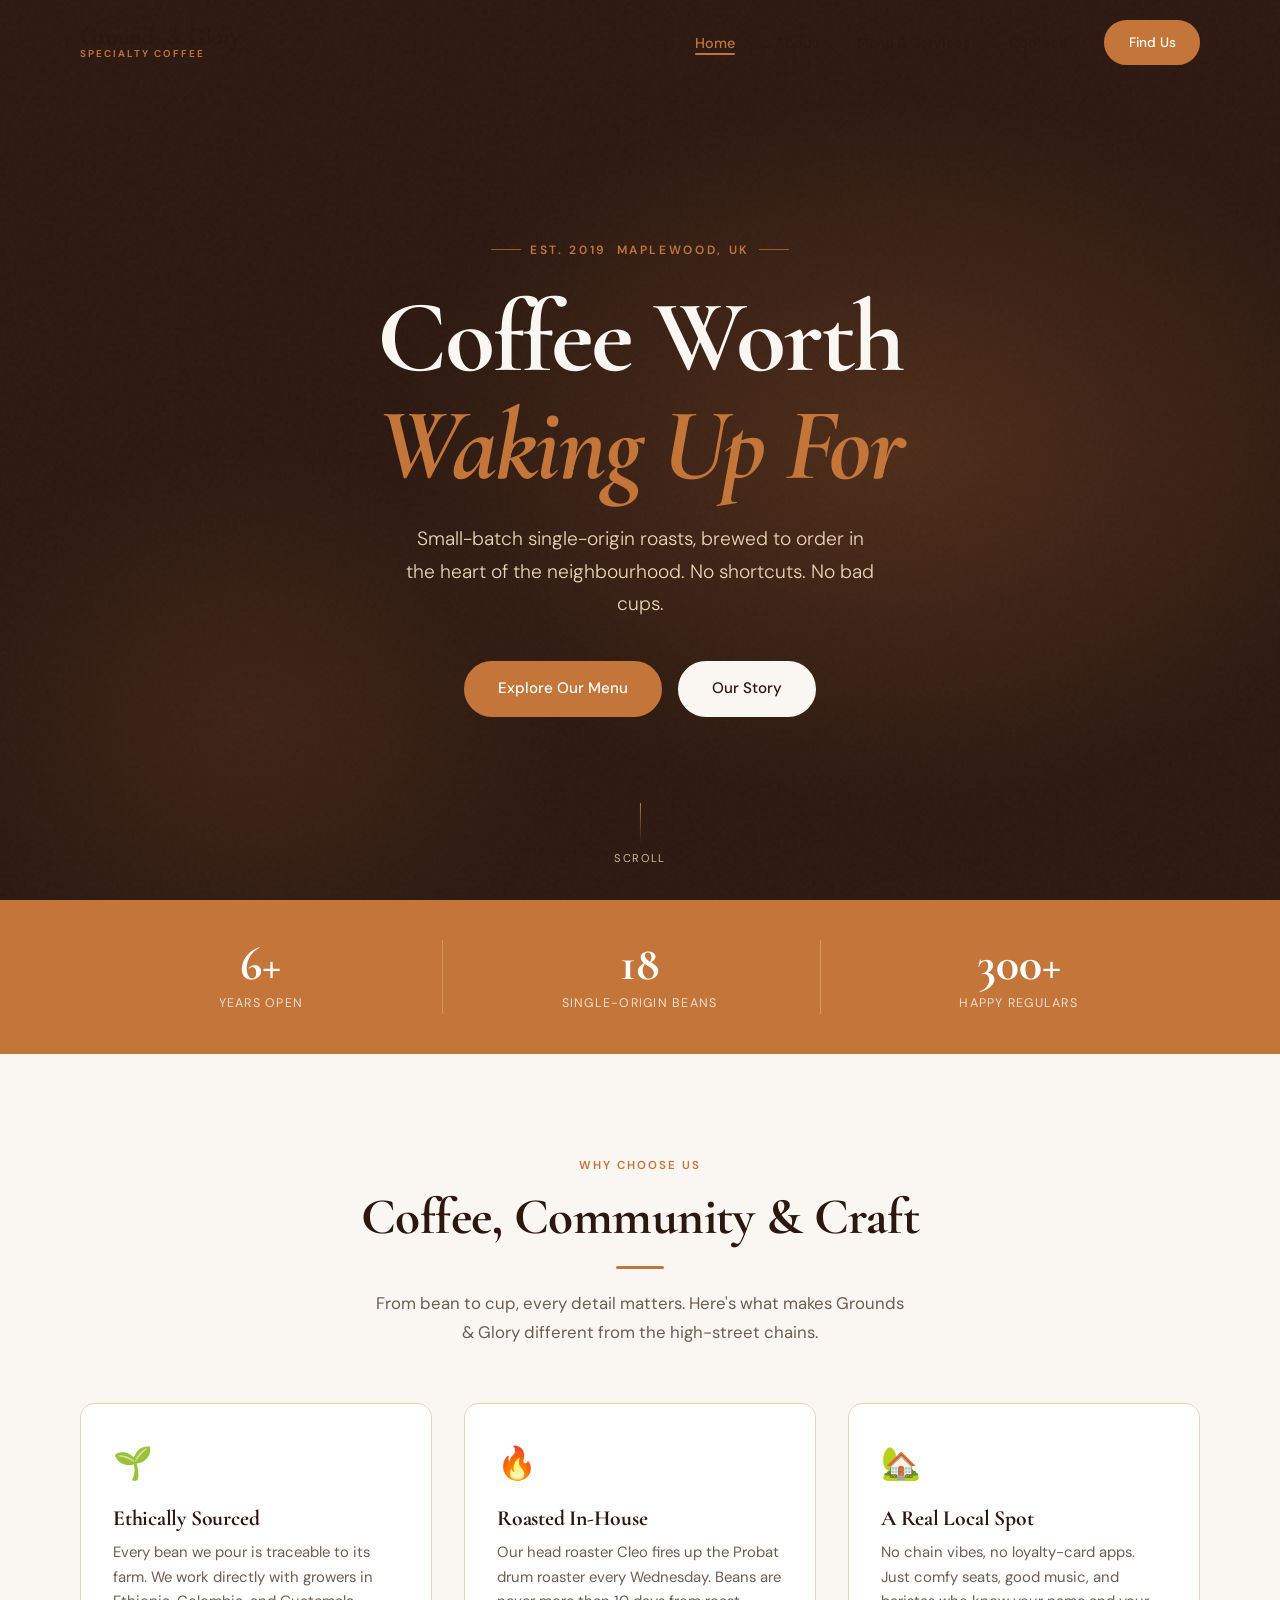
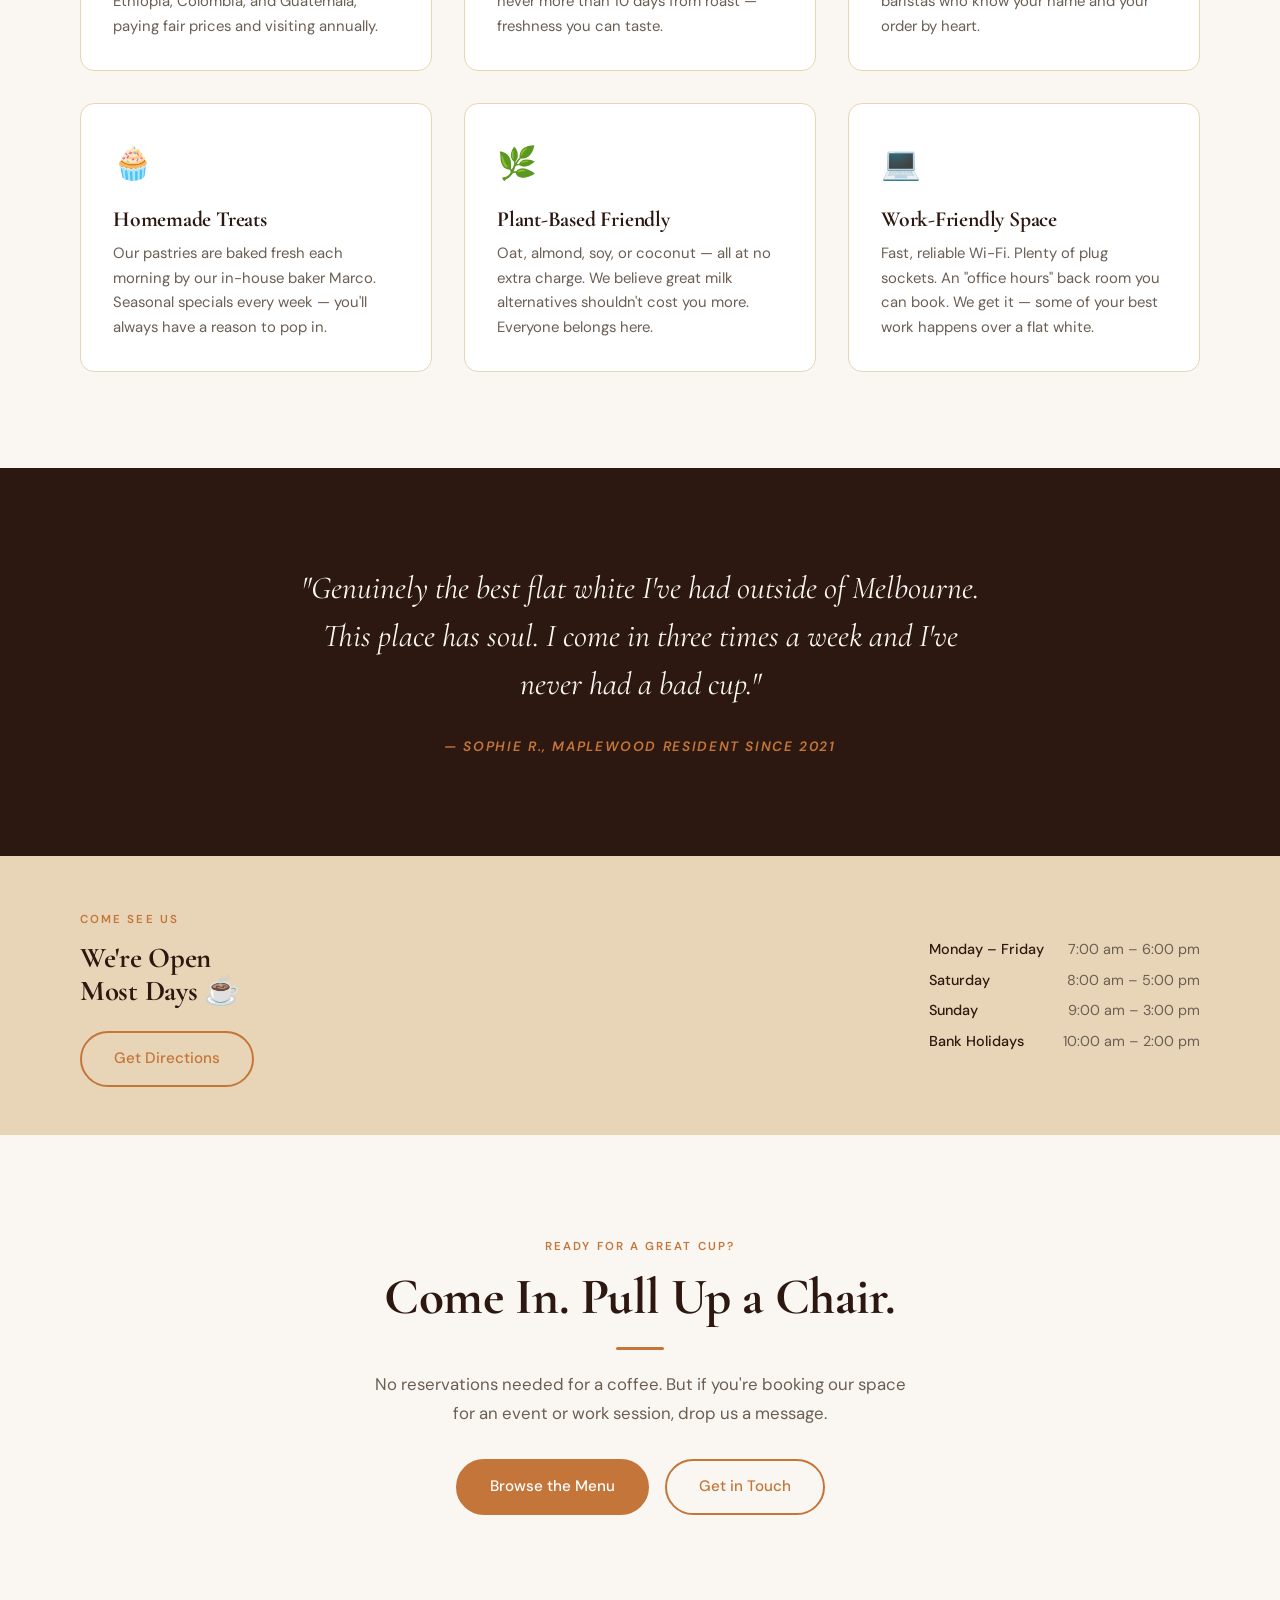
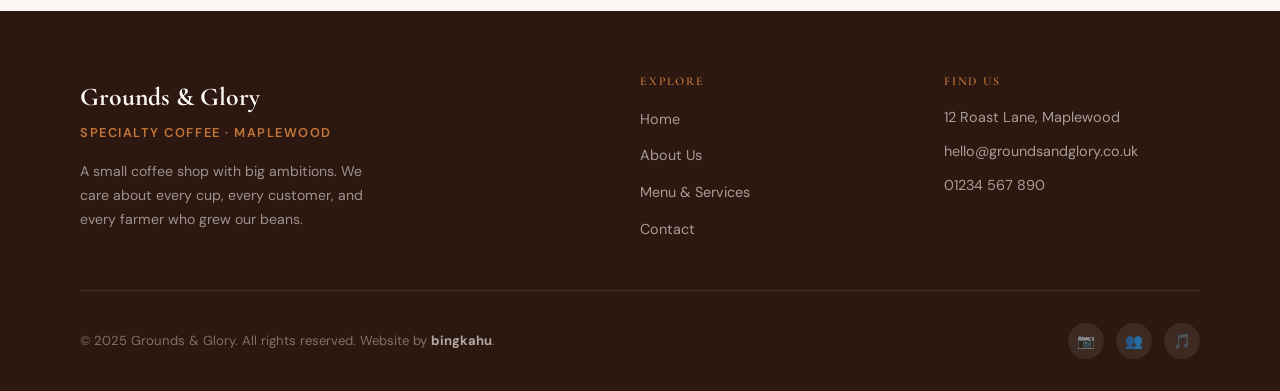
<file: index.html>
<!DOCTYPE html>
<html lang="en">
<head>
  <meta charset="UTF-8" />
  <meta name="viewport" content="width=device-width, initial-scale=1.0" />
  <title>Grounds & Glory — Specialty Coffee, Roasted with Soul</title>
  <meta name="description" content="Grounds & Glory is a small-batch specialty coffee shop in the heart of Maplewood. Fresh roasts, warm vibes, and coffee made the right way." />
  <link rel="stylesheet" href="css/style.css" />
  <!-- Favicon placeholder -->
  <link rel="icon" href="data:image/svg+xml,<svg xmlns='http://www.w3.org/2000/svg' viewBox='0 0 100 100'><text y='.9em' font-size='90'>☕</text></svg>" />
</head>
<body>

  <!-- ══════════════════════════════════════════════
       NAVIGATION
  ══════════════════════════════════════════════ -->
  <nav class="nav" role="navigation" aria-label="Main navigation">
    <div class="container">
      <div class="nav__inner">

        <!-- Logo -->
        <a href="index.html" class="nav__logo" aria-label="Grounds & Glory home">
          <span class="nav__logo-name">Grounds &amp; Glory</span>
          <span class="nav__logo-tag">Specialty Coffee</span>
        </a>

        <!-- Mobile toggle -->
        <button class="nav__toggle" aria-label="Toggle menu" aria-expanded="false">
          <span></span><span></span><span></span>
        </button>

        <!-- Links -->
        <ul class="nav__links" role="list">
          <li><a href="index.html"    class="nav__link">Home</a></li>
          <li><a href="about.html"    class="nav__link">About</a></li>
          <li><a href="services.html" class="nav__link">Menu &amp; Services</a></li>
          <li><a href="contact.html"  class="nav__link">Contact</a></li>
          <li><a href="contact.html"  class="btn btn-primary nav__cta">Find Us</a></li>
        </ul>

      </div>
    </div>
  </nav>

  <main>

    <!-- ══════════════════════════════════════════════
         HERO
    ══════════════════════════════════════════════ -->
    <section class="hero" aria-label="Hero">
      <div class="container">
        <div class="hero__inner">

          <div class="hero__eyebrow">
            <span>Est. 2019</span>
            <span>Maplewood, UK</span>
          </div>

          <h1 class="hero__title">
            Coffee Worth<br /><em>Waking Up For</em>
          </h1>

          <p class="hero__subtitle">
            Small-batch single-origin roasts, brewed to order in the heart of the neighbourhood. No shortcuts. No bad cups.
          </p>

          <div class="hero__actions">
            <a href="services.html" class="btn btn-primary">Explore Our Menu</a>
            <a href="about.html"    class="btn btn-cream">Our Story</a>
          </div>

        </div>
      </div>

      <!-- Animated scroll indicator -->
      <div class="hero__scroll" aria-hidden="true">
        <div class="hero__scroll-line"></div>
        <span>Scroll</span>
      </div>
    </section>

    <!-- ══════════════════════════════════════════════
         STATS STRIP
    ══════════════════════════════════════════════ -->
    <section class="stats" aria-label="Quick facts">
      <div class="container">
        <div class="stats__grid">
          <div class="stats__item">
            <div class="stats__num">6+</div>
            <div class="stats__desc">Years Open</div>
          </div>
          <div class="stats__item">
            <div class="stats__num">18</div>
            <div class="stats__desc">Single-Origin Beans</div>
          </div>
          <div class="stats__item">
            <div class="stats__num">300+</div>
            <div class="stats__desc">Happy Regulars</div>
          </div>
        </div>
      </div>
    </section>

    <!-- ══════════════════════════════════════════════
         WHY US — FEATURES
    ══════════════════════════════════════════════ -->
    <section class="section" aria-labelledby="features-heading">
      <div class="container">

        <div class="text-center">
          <span class="section-label">Why choose us</span>
          <h2 class="section-title" id="features-heading">
            Coffee, Community &amp; Craft
          </h2>
          <div class="divider divider--center"></div>
          <p class="section-subtitle" style="margin-inline:auto">
            From bean to cup, every detail matters. Here's what makes Grounds &amp; Glory different from the high-street chains.
          </p>
        </div>

        <div class="features__grid">

          <div class="feature-card">
            <div class="feature-card__icon">🌱</div>
            <h3 class="feature-card__title">Ethically Sourced</h3>
            <p class="feature-card__text">Every bean we pour is traceable to its farm. We work directly with growers in Ethiopia, Colombia, and Guatemala, paying fair prices and visiting annually.</p>
          </div>

          <div class="feature-card">
            <div class="feature-card__icon">🔥</div>
            <h3 class="feature-card__title">Roasted In-House</h3>
            <p class="feature-card__text">Our head roaster Cleo fires up the Probat drum roaster every Wednesday. Beans are never more than 10 days from roast — freshness you can taste.</p>
          </div>

          <div class="feature-card">
            <div class="feature-card__icon">🏡</div>
            <h3 class="feature-card__title">A Real Local Spot</h3>
            <p class="feature-card__text">No chain vibes, no loyalty-card apps. Just comfy seats, good music, and baristas who know your name and your order by heart.</p>
          </div>

          <div class="feature-card">
            <div class="feature-card__icon">🧁</div>
            <h3 class="feature-card__title">Homemade Treats</h3>
            <p class="feature-card__text">Our pastries are baked fresh each morning by our in-house baker Marco. Seasonal specials every week — you'll always have a reason to pop in.</p>
          </div>

          <div class="feature-card">
            <div class="feature-card__icon">🌿</div>
            <h3 class="feature-card__title">Plant-Based Friendly</h3>
            <p class="feature-card__text">Oat, almond, soy, or coconut — all at no extra charge. We believe great milk alternatives shouldn't cost you more. Everyone belongs here.</p>
          </div>

          <div class="feature-card">
            <div class="feature-card__icon">💻</div>
            <h3 class="feature-card__title">Work-Friendly Space</h3>
            <p class="feature-card__text">Fast, reliable Wi-Fi. Plenty of plug sockets. An "office hours" back room you can book. We get it — some of your best work happens over a flat white.</p>
          </div>

        </div>
      </div>
    </section>

    <!-- ══════════════════════════════════════════════
         TESTIMONIAL
    ══════════════════════════════════════════════ -->
    <section class="section section--dark" aria-label="Customer testimonial">
      <div class="container">
        <blockquote class="testimonial">
          <p class="testimonial__quote">
            "Genuinely the best flat white I've had outside of Melbourne. This place has soul. I come in three times a week and I've never had a bad cup."
          </p>
          <cite class="testimonial__author">— Sophie R., Maplewood resident since 2021</cite>
        </blockquote>
      </div>
    </section>

    <!-- ══════════════════════════════════════════════
         OPENING HOURS STRIP
    ══════════════════════════════════════════════ -->
    <section class="hours-strip" aria-label="Opening hours">
      <div class="container">
        <div class="hours-strip__inner">

          <div>
            <span class="section-label">Come see us</span>
            <h2 class="hours-strip__heading">We're Open<br />Most Days ☕</h2>
            <a href="contact.html" class="btn btn-outline" style="margin-top:1.5rem">Get Directions</a>
          </div>

          <div class="hours-strip__table" aria-label="Opening hours table">
            <div class="hours-strip__row"><span class="hours-strip__day">Monday – Friday</span><span class="hours-strip__time">7:00 am – 6:00 pm</span></div>
            <div class="hours-strip__row"><span class="hours-strip__day">Saturday</span><span class="hours-strip__time">8:00 am – 5:00 pm</span></div>
            <div class="hours-strip__row"><span class="hours-strip__day">Sunday</span><span class="hours-strip__time">9:00 am – 3:00 pm</span></div>
            <div class="hours-strip__row"><span class="hours-strip__day">Bank Holidays</span><span class="hours-strip__time">10:00 am – 2:00 pm</span></div>
          </div>

        </div>
      </div>
    </section>

    <!-- ══════════════════════════════════════════════
         CTA BANNER
    ══════════════════════════════════════════════ -->
    <section class="section" aria-label="Call to action">
      <div class="container text-center">
        <span class="section-label">Ready for a great cup?</span>
        <h2 class="section-title">Come In. Pull Up a Chair.</h2>
        <div class="divider divider--center"></div>
        <p class="section-subtitle" style="margin-inline:auto;margin-bottom:2rem">
          No reservations needed for a coffee. But if you're booking our space for an event or work session, drop us a message.
        </p>
        <div style="display:flex;gap:1rem;justify-content:center;flex-wrap:wrap">
          <a href="services.html" class="btn btn-primary">Browse the Menu</a>
          <a href="contact.html"  class="btn btn-outline">Get in Touch</a>
        </div>
      </div>
    </section>

  </main>

  <!-- ══════════════════════════════════════════════
       FOOTER
  ══════════════════════════════════════════════ -->
  <footer class="footer" role="contentinfo">
    <div class="container">
      <div class="footer__top">

        <!-- Brand col -->
        <div class="footer__about-col">
          <span class="footer__logo-name">Grounds &amp; Glory</span>
          <span class="footer__tagline">Specialty Coffee · Maplewood</span>
          <p class="footer__about">A small coffee shop with big ambitions. We care about every cup, every customer, and every farmer who grew our beans.</p>
        </div>

        <!-- Quick links -->
        <div>
          <h3 class="footer__col-title">Explore</h3>
          <ul class="footer__links" role="list">
            <li><a href="index.html"    class="footer__link">Home</a></li>
            <li><a href="about.html"    class="footer__link">About Us</a></li>
            <li><a href="services.html" class="footer__link">Menu &amp; Services</a></li>
            <li><a href="contact.html"  class="footer__link">Contact</a></li>
          </ul>
        </div>

        <!-- Contact info -->
        <div>
          <h3 class="footer__col-title">Find Us</h3>
          <ul class="footer__links" role="list">
            <li class="footer__link">12 Roast Lane, Maplewood</li>
            <li class="footer__link">hello@groundsandglory.co.uk</li>
            <li class="footer__link">01234 567 890</li>
          </ul>
        </div>

      </div>

      <div class="footer__bottom">
        <p class="footer__copy">© 2025 Grounds &amp; Glory. All rights reserved. Website by <strong style="color:rgba(250,247,242,0.65)">bingkahu</strong>.</p>
        <div class="footer__socials" aria-label="Social media links">
          <a href="#" class="social-btn" aria-label="Instagram">📷</a>
          <a href="#" class="social-btn" aria-label="Facebook">👥</a>
          <a href="#" class="social-btn" aria-label="TikTok">🎵</a>
        </div>
      </div>
    </div>
  </footer>

  <script src="js/main.js"></script>
</body>
</html>
</file>
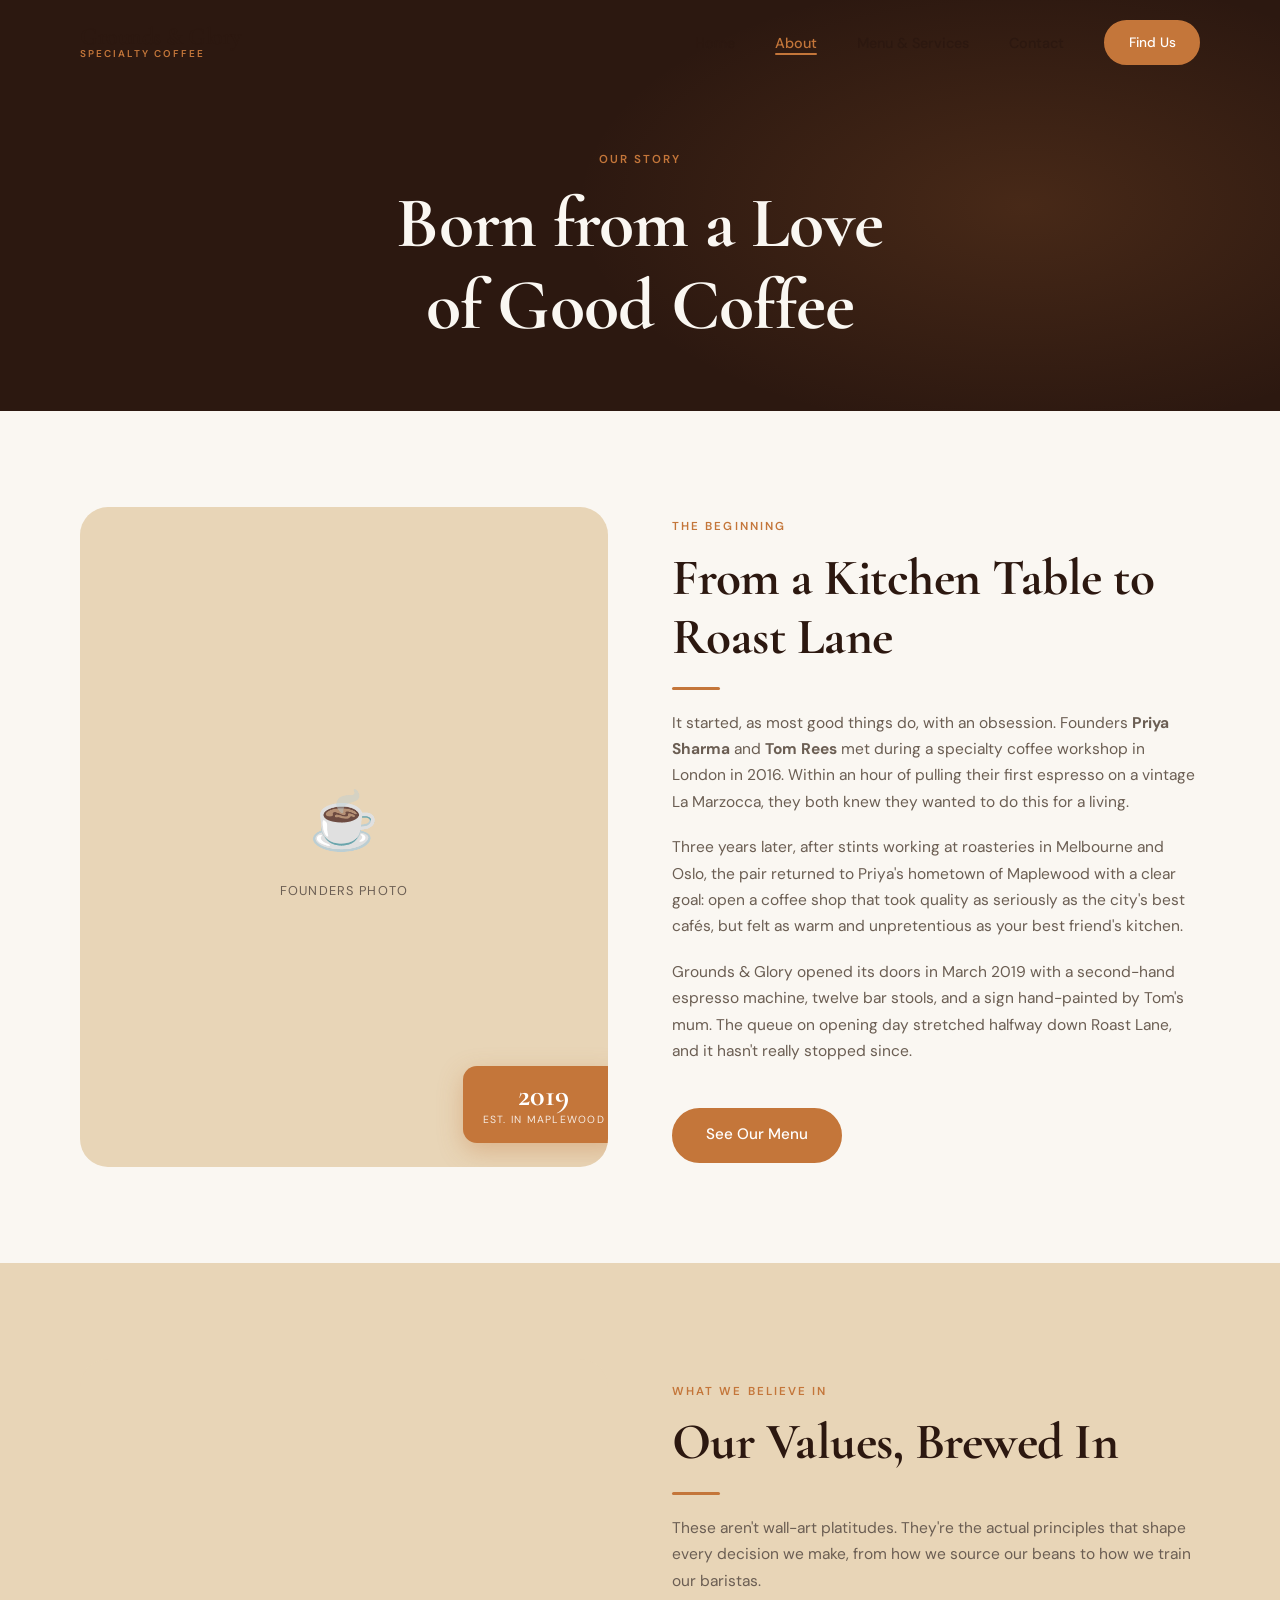
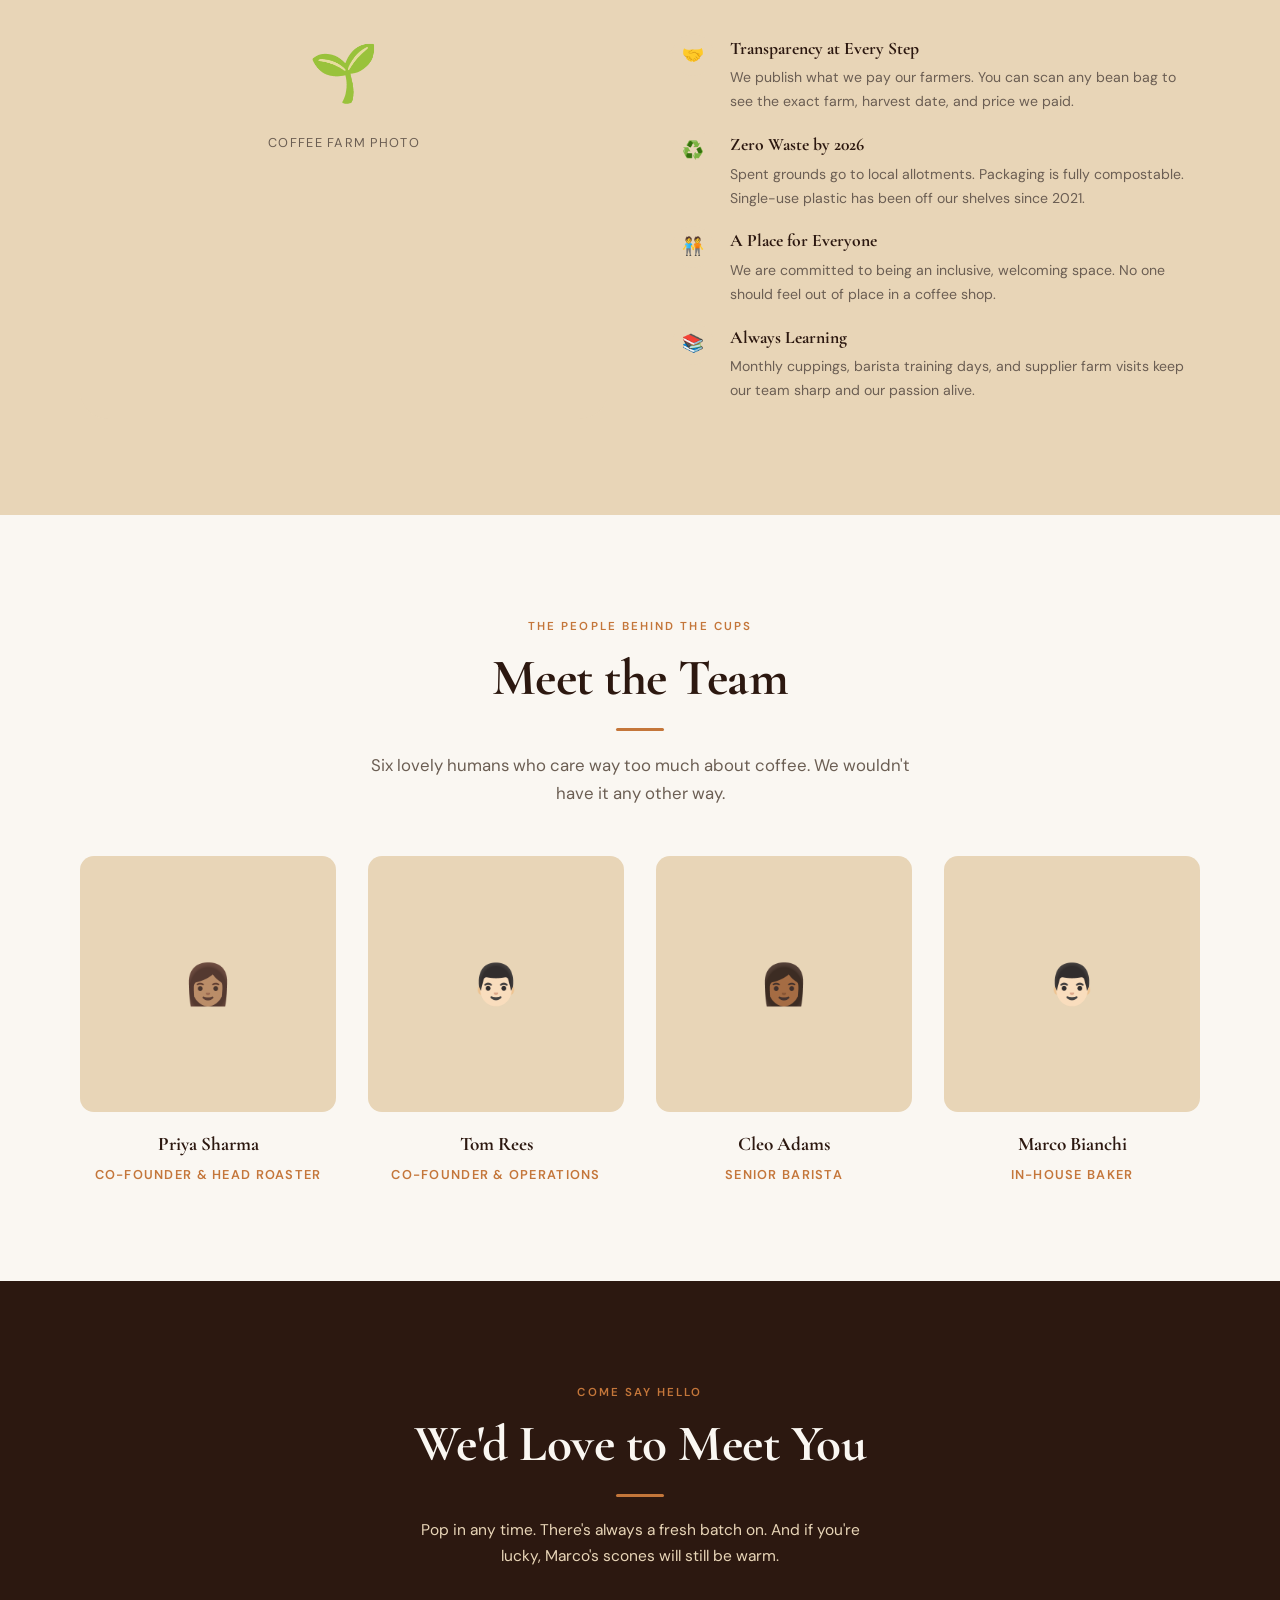
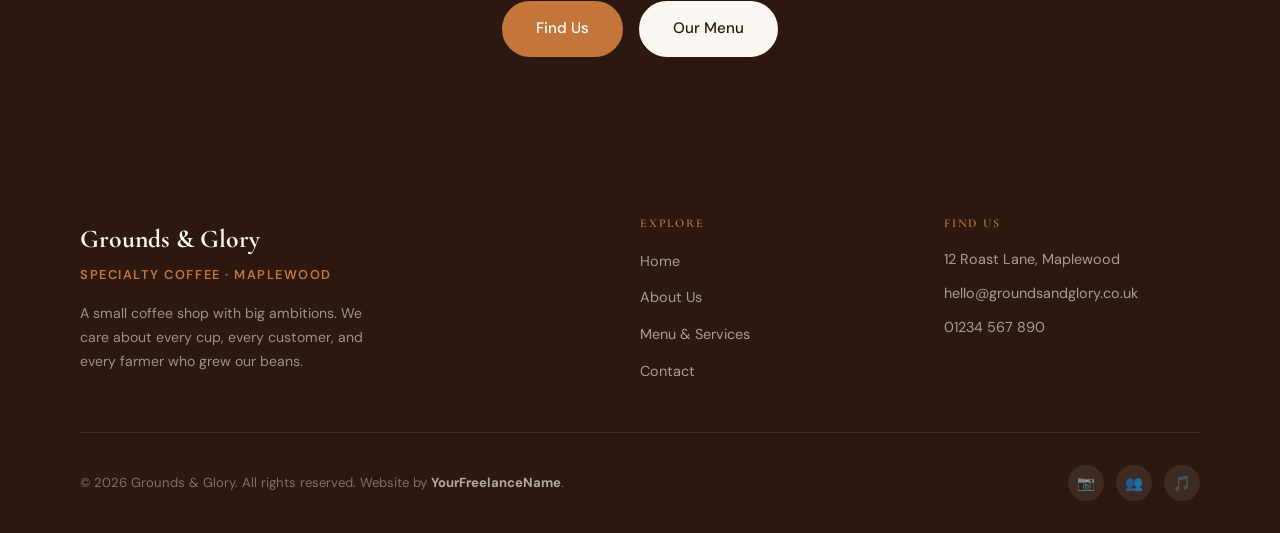
<file: about.html>
<!DOCTYPE html>
<html lang="en">
<head>
  <meta charset="UTF-8" />
  <meta name="viewport" content="width=device-width, initial-scale=1.0" />
  <title>About Us — Grounds & Glory Coffee Shop</title>
  <meta name="description" content="The story behind Grounds & Glory — how a love of coffee and community turned into Maplewood's favourite local café." />
  <link rel="stylesheet" href="css/style.css" />
  <link rel="icon" href="data:image/svg+xml,<svg xmlns='http://www.w3.org/2000/svg' viewBox='0 0 100 100'><text y='.9em' font-size='90'>☕</text></svg>" />
</head>
<body>

  <!-- ══════════════════════════════════════════════
       NAVIGATION
  ══════════════════════════════════════════════ -->
  <nav class="nav scrolled" role="navigation" aria-label="Main navigation">
    <div class="container">
      <div class="nav__inner">
        <a href="index.html" class="nav__logo" aria-label="Grounds & Glory home">
          <span class="nav__logo-name">Grounds &amp; Glory</span>
          <span class="nav__logo-tag">Specialty Coffee</span>
        </a>
        <button class="nav__toggle" aria-label="Toggle menu" aria-expanded="false">
          <span></span><span></span><span></span>
        </button>
        <ul class="nav__links" role="list">
          <li><a href="index.html"    class="nav__link">Home</a></li>
          <li><a href="about.html"    class="nav__link">About</a></li>
          <li><a href="services.html" class="nav__link">Menu &amp; Services</a></li>
          <li><a href="contact.html"  class="nav__link">Contact</a></li>
          <li><a href="contact.html"  class="btn btn-primary nav__cta">Find Us</a></li>
        </ul>
      </div>
    </div>
  </nav>

  <main>

    <!-- ══════════════════════════════════════════════
         PAGE HERO
    ══════════════════════════════════════════════ -->
    <section class="page-hero" aria-label="Page header">
      <div class="container">
        <span class="section-label page-hero__label">Our story</span>
        <h1 class="page-hero__title">Born from a Love<br />of Good Coffee</h1>
      </div>
    </section>

    <!-- ══════════════════════════════════════════════
         FOUNDERS STORY
    ══════════════════════════════════════════════ -->
    <section class="section" aria-labelledby="story-heading">
      <div class="container">
        <div class="about-split">

          <!-- Photo -->
          <div class="about-photo">
            <div class="photo-placeholder">
              <div class="photo-placeholder__icon">☕</div>
              <div class="photo-placeholder__text">Founders Photo</div>
            </div>
            <!-- Floating badge -->
            <div class="about-photo__badge">
              <div class="about-photo__badge-num">2019</div>
              <div class="about-photo__badge-text">Est. in Maplewood</div>
            </div>
          </div>

          <!-- Story text -->
          <div class="about-content">
            <span class="section-label">The beginning</span>
            <h2 class="section-title" id="story-heading">From a Kitchen Table to Roast Lane</h2>
            <div class="divider"></div>

            <p>It started, as most good things do, with an obsession. Founders <strong>Priya Sharma</strong> and <strong>Tom Rees</strong> met during a specialty coffee workshop in London in 2016. Within an hour of pulling their first espresso on a vintage La Marzocca, they both knew they wanted to do this for a living.</p>

            <p>Three years later, after stints working at roasteries in Melbourne and Oslo, the pair returned to Priya's hometown of Maplewood with a clear goal: open a coffee shop that took quality as seriously as the city's best cafés, but felt as warm and unpretentious as your best friend's kitchen.</p>

            <p>Grounds &amp; Glory opened its doors in March 2019 with a second-hand espresso machine, twelve bar stools, and a sign hand-painted by Tom's mum. The queue on opening day stretched halfway down Roast Lane, and it hasn't really stopped since.</p>

            <a href="services.html" class="btn btn-primary" style="margin-top:1.5rem">See Our Menu</a>
          </div>

        </div>
      </div>
    </section>

    <!-- ══════════════════════════════════════════════
         VALUES
    ══════════════════════════════════════════════ -->
    <section class="section section--tinted" aria-labelledby="values-heading">
      <div class="container">
        <div class="about-split about-split--reverse">

          <!-- Values list -->
          <div class="about-content">
            <span class="section-label">What we believe in</span>
            <h2 class="section-title" id="values-heading">Our Values, Brewed In</h2>
            <div class="divider"></div>
            <p>These aren't wall-art platitudes. They're the actual principles that shape every decision we make, from how we source our beans to how we train our baristas.</p>

            <div class="values-list">
              <div class="value-item">
                <div class="value-item__icon">🤝</div>
                <div>
                  <div class="value-item__title">Transparency at Every Step</div>
                  <div class="value-item__desc">We publish what we pay our farmers. You can scan any bean bag to see the exact farm, harvest date, and price we paid.</div>
                </div>
              </div>
              <div class="value-item">
                <div class="value-item__icon">♻️</div>
                <div>
                  <div class="value-item__title">Zero Waste by 2026</div>
                  <div class="value-item__desc">Spent grounds go to local allotments. Packaging is fully compostable. Single-use plastic has been off our shelves since 2021.</div>
                </div>
              </div>
              <div class="value-item">
                <div class="value-item__icon">🧑‍🤝‍🧑</div>
                <div>
                  <div class="value-item__title">A Place for Everyone</div>
                  <div class="value-item__desc">We are committed to being an inclusive, welcoming space. No one should feel out of place in a coffee shop.</div>
                </div>
              </div>
              <div class="value-item">
                <div class="value-item__icon">📚</div>
                <div>
                  <div class="value-item__title">Always Learning</div>
                  <div class="value-item__desc">Monthly cuppings, barista training days, and supplier farm visits keep our team sharp and our passion alive.</div>
                </div>
              </div>
            </div>
          </div>

          <!-- Photo -->
          <div class="about-photo">
            <div class="photo-placeholder">
              <div class="photo-placeholder__icon">🌱</div>
              <div class="photo-placeholder__text">Coffee Farm Photo</div>
            </div>
          </div>

        </div>
      </div>
    </section>

    <!-- ══════════════════════════════════════════════
         TEAM
    ══════════════════════════════════════════════ -->
    <section class="section" aria-labelledby="team-heading">
      <div class="container text-center">

        <span class="section-label">The people behind the cups</span>
        <h2 class="section-title" id="team-heading">Meet the Team</h2>
        <div class="divider divider--center"></div>
        <p class="section-subtitle" style="margin-inline:auto;margin-bottom:0">
          Six lovely humans who care way too much about coffee. We wouldn't have it any other way.
        </p>

        <div class="team-grid">

          <div class="team-card">
            <div class="team-card__photo" aria-label="Photo placeholder for Priya Sharma">👩🏽</div>
            <div class="team-card__name">Priya Sharma</div>
            <div class="team-card__role">Co-founder &amp; Head Roaster</div>
          </div>

          <div class="team-card">
            <div class="team-card__photo" aria-label="Photo placeholder for Tom Rees">👨🏻</div>
            <div class="team-card__name">Tom Rees</div>
            <div class="team-card__role">Co-founder &amp; Operations</div>
          </div>

          <div class="team-card">
            <div class="team-card__photo" aria-label="Photo placeholder for Cleo Adams">👩🏾</div>
            <div class="team-card__name">Cleo Adams</div>
            <div class="team-card__role">Senior Barista</div>
          </div>

          <div class="team-card">
            <div class="team-card__photo" aria-label="Photo placeholder for Marco Bianchi">👨🏻</div>
            <div class="team-card__name">Marco Bianchi</div>
            <div class="team-card__role">In-house Baker</div>
          </div>

        </div>
      </div>
    </section>

    <!-- ══════════════════════════════════════════════
         CTA
    ══════════════════════════════════════════════ -->
    <section class="section section--dark" aria-label="Call to action">
      <div class="container text-center">
        <span class="section-label" style="color:var(--caramel)">Come say hello</span>
        <h2 class="section-title" style="color:var(--cream)">We'd Love to Meet You</h2>
        <div class="divider divider--center"></div>
        <p style="color:var(--latte);max-width:480px;margin-inline:auto;margin-bottom:2rem;font-size:0.97rem">
          Pop in any time. There's always a fresh batch on. And if you're lucky, Marco's scones will still be warm.
        </p>
        <div style="display:flex;gap:1rem;justify-content:center;flex-wrap:wrap">
          <a href="contact.html"  class="btn btn-primary">Find Us</a>
          <a href="services.html" class="btn btn-cream">Our Menu</a>
        </div>
      </div>
    </section>

  </main>

  <!-- ══════════════════════════════════════════════
       FOOTER
  ══════════════════════════════════════════════ -->
  <footer class="footer" role="contentinfo">
    <div class="container">
      <div class="footer__top">
        <div class="footer__about-col">
          <span class="footer__logo-name">Grounds &amp; Glory</span>
          <span class="footer__tagline">Specialty Coffee · Maplewood</span>
          <p class="footer__about">A small coffee shop with big ambitions. We care about every cup, every customer, and every farmer who grew our beans.</p>
        </div>
        <div>
          <h3 class="footer__col-title">Explore</h3>
          <ul class="footer__links" role="list">
            <li><a href="index.html"    class="footer__link">Home</a></li>
            <li><a href="about.html"    class="footer__link">About Us</a></li>
            <li><a href="services.html" class="footer__link">Menu &amp; Services</a></li>
            <li><a href="contact.html"  class="footer__link">Contact</a></li>
          </ul>
        </div>
        <div>
          <h3 class="footer__col-title">Find Us</h3>
          <ul class="footer__links" role="list">
            <li class="footer__link">12 Roast Lane, Maplewood</li>
            <li class="footer__link">hello@groundsandglory.co.uk</li>
            <li class="footer__link">01234 567 890</li>
          </ul>
        </div>
      </div>
      <div class="footer__bottom">
        <p class="footer__copy">© 2026 Grounds &amp; Glory. All rights reserved. Website by <strong style="color:rgba(250,247,242,0.65)">YourFreelanceName</strong>.</p>
        <div class="footer__socials" aria-label="Social media links">
          <a href="#" class="social-btn" aria-label="Instagram">📷</a>
          <a href="#" class="social-btn" aria-label="Facebook">👥</a>
          <a href="#" class="social-btn" aria-label="TikTok">🎵</a>
        </div>
      </div>
    </div>
  </footer>

  <script src="js/main.js"></script>
</body>
</html>
</file>
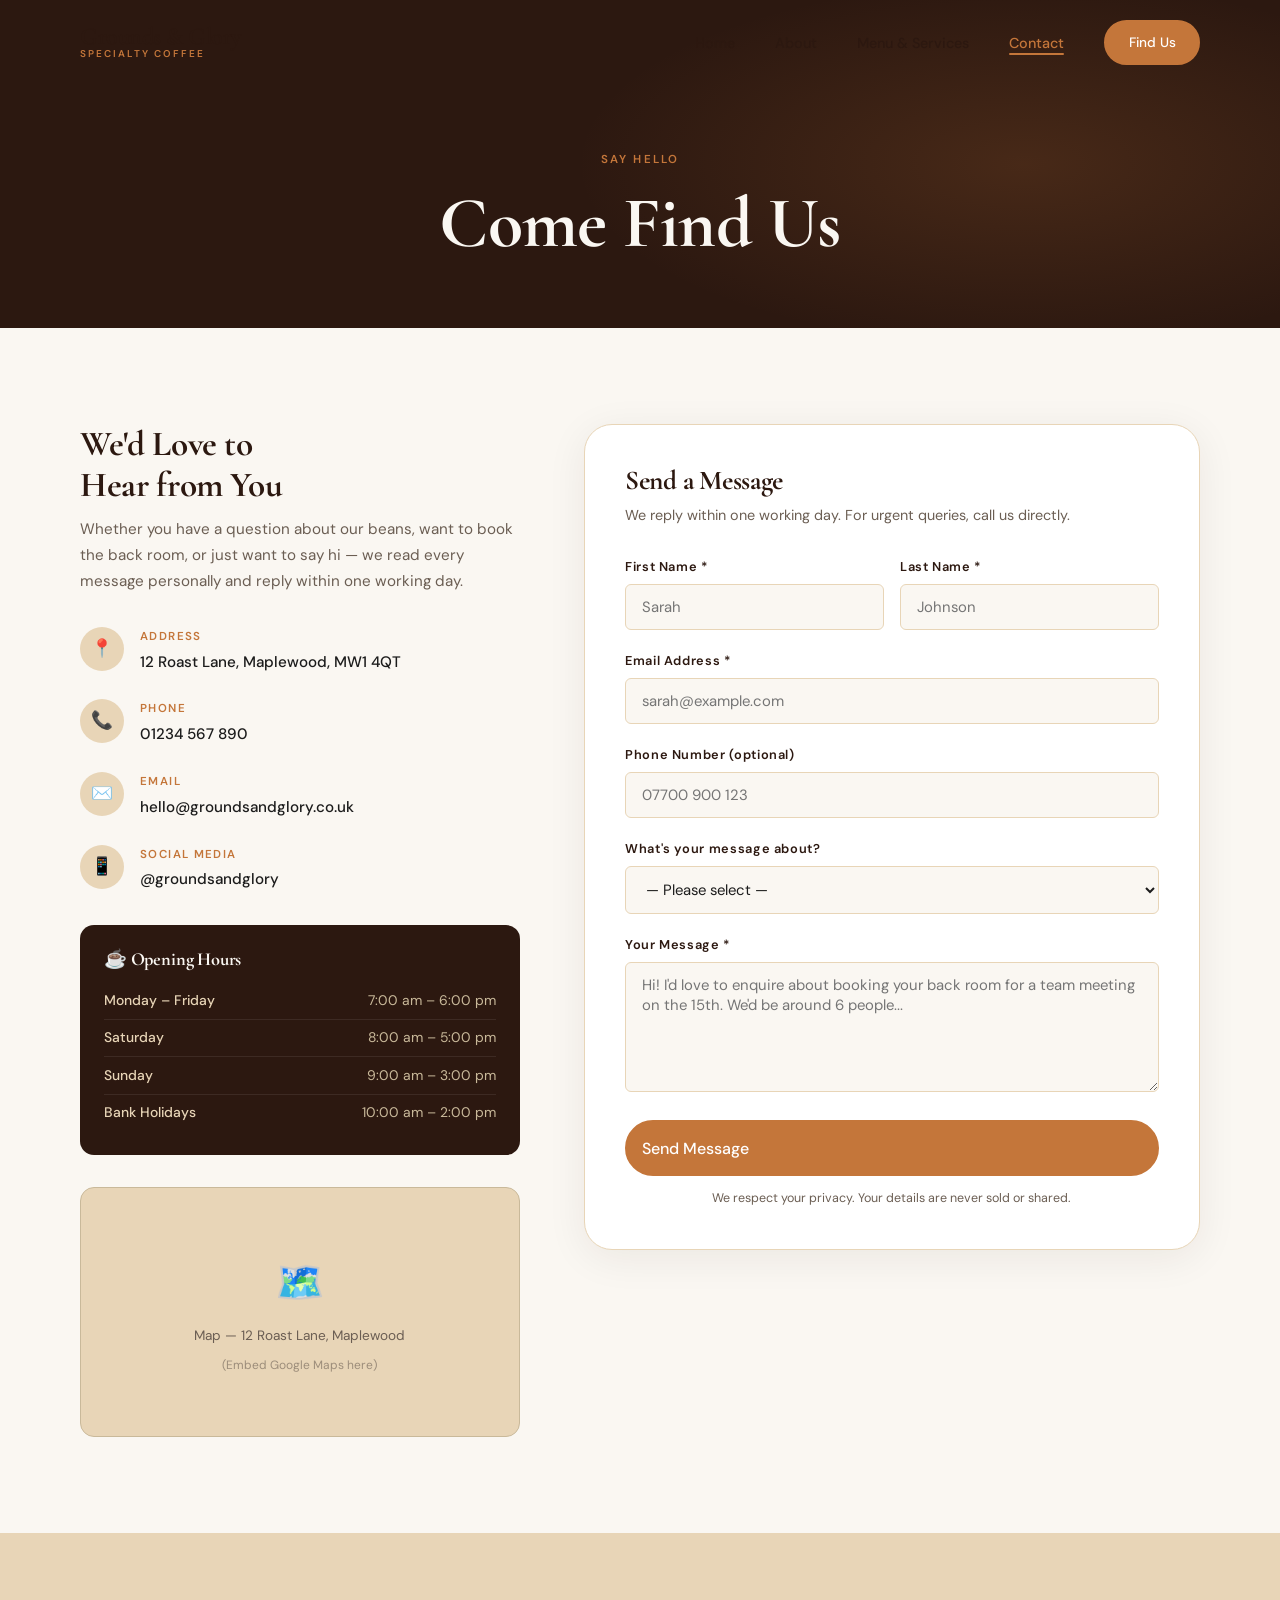
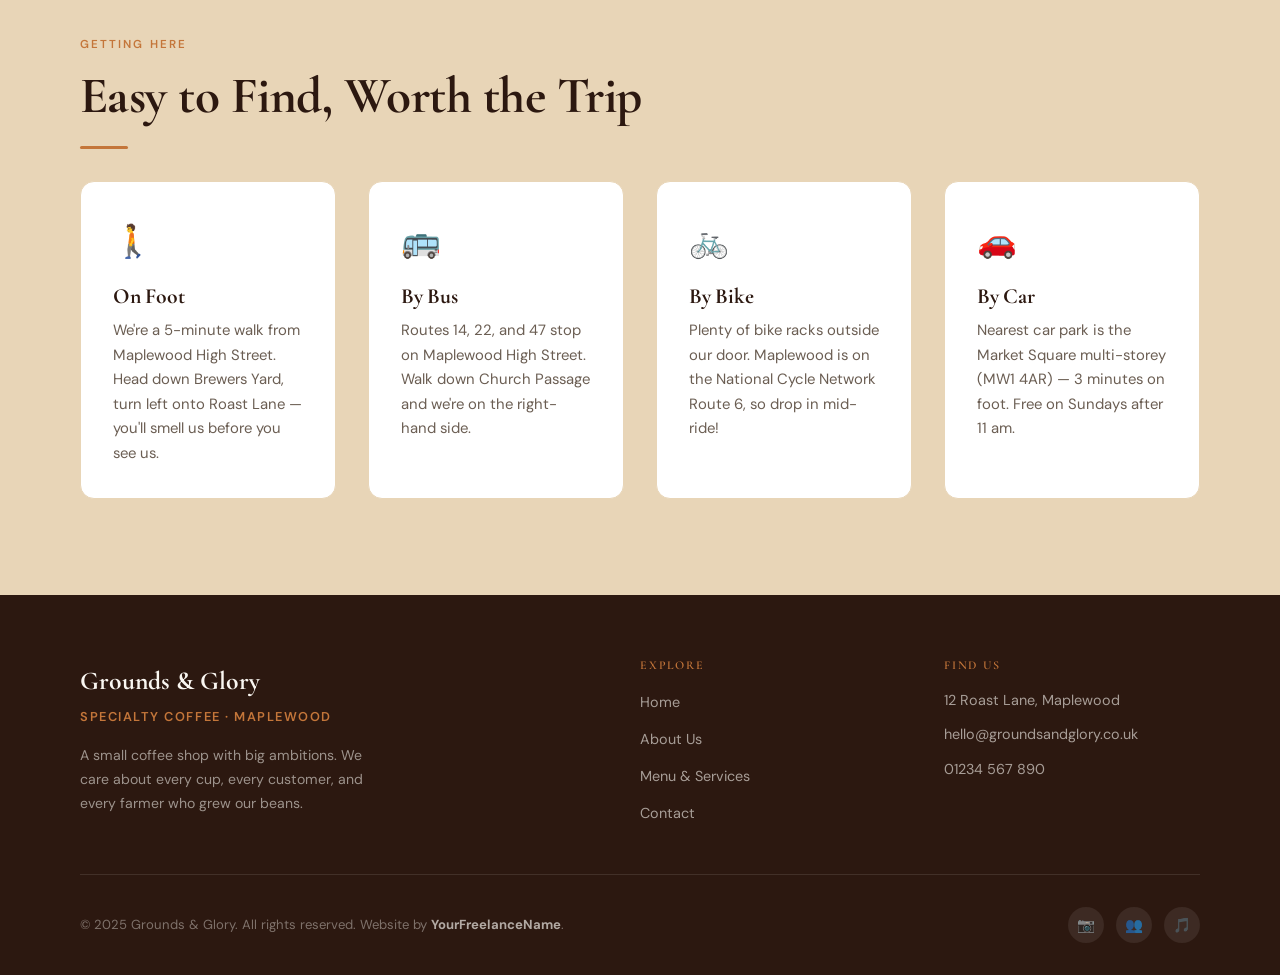
<file: contact.html>
<!DOCTYPE html>
<html lang="en">
<head>
  <meta charset="UTF-8" />
  <meta name="viewport" content="width=device-width, initial-scale=1.0" />
  <title>Contact & Find Us — Grounds & Glory Coffee Shop</title>
  <meta name="description" content="Get in touch with Grounds & Glory. Find us on 12 Roast Lane, Maplewood. Opening hours, phone, email, and a quick contact form." />
  <link rel="stylesheet" href="css/style.css" />
  <link rel="icon" href="data:image/svg+xml,<svg xmlns='http://www.w3.org/2000/svg' viewBox='0 0 100 100'><text y='.9em' font-size='90'>☕</text></svg>" />
</head>
<body>

  <!-- ══════════════════════════════════════════════
       NAVIGATION
  ══════════════════════════════════════════════ -->
  <nav class="nav scrolled" role="navigation" aria-label="Main navigation">
    <div class="container">
      <div class="nav__inner">
        <a href="index.html" class="nav__logo" aria-label="Grounds & Glory home">
          <span class="nav__logo-name">Grounds &amp; Glory</span>
          <span class="nav__logo-tag">Specialty Coffee</span>
        </a>
        <button class="nav__toggle" aria-label="Toggle menu" aria-expanded="false">
          <span></span><span></span><span></span>
        </button>
        <ul class="nav__links" role="list">
          <li><a href="index.html"    class="nav__link">Home</a></li>
          <li><a href="about.html"    class="nav__link">About</a></li>
          <li><a href="services.html" class="nav__link">Menu &amp; Services</a></li>
          <li><a href="contact.html"  class="nav__link">Contact</a></li>
          <li><a href="contact.html"  class="btn btn-primary nav__cta">Find Us</a></li>
        </ul>
      </div>
    </div>
  </nav>

  <main>

    <!-- ══════════════════════════════════════════════
         PAGE HERO
    ══════════════════════════════════════════════ -->
    <section class="page-hero" aria-label="Page header">
      <div class="container">
        <span class="section-label page-hero__label">Say hello</span>
        <h1 class="page-hero__title">Come Find Us</h1>
      </div>
    </section>

    <!-- ══════════════════════════════════════════════
         CONTACT LAYOUT
    ══════════════════════════════════════════════ -->
    <section class="section" aria-labelledby="contact-heading">
      <div class="container">
        <div class="contact-layout">

          <!-- ── Left: Info panel ─────────────────────── -->
          <div>
            <h2 class="contact-info__title" id="contact-heading">
              We'd Love to<br />Hear from You
            </h2>
            <p class="contact-info__text">
              Whether you have a question about our beans, want to book the back room, or just want to say hi — we read every message personally and reply within one working day.
            </p>

            <!-- Address -->
            <div class="contact-detail">
              <div class="contact-detail__icon" aria-hidden="true">📍</div>
              <div>
                <div class="contact-detail__label">Address</div>
                <div class="contact-detail__value">12 Roast Lane, Maplewood, MW1 4QT</div>
              </div>
            </div>

            <!-- Phone -->
            <div class="contact-detail">
              <div class="contact-detail__icon" aria-hidden="true">📞</div>
              <div>
                <div class="contact-detail__label">Phone</div>
                <div class="contact-detail__value">
                  <a href="tel:+441234567890" style="color:inherit">01234 567 890</a>
                </div>
              </div>
            </div>

            <!-- Email -->
            <div class="contact-detail">
              <div class="contact-detail__icon" aria-hidden="true">✉️</div>
              <div>
                <div class="contact-detail__label">Email</div>
                <div class="contact-detail__value">
                  <a href="mailto:hello@groundsandglory.co.uk" style="color:inherit">hello@groundsandglory.co.uk</a>
                </div>
              </div>
            </div>

            <!-- Social -->
            <div class="contact-detail">
              <div class="contact-detail__icon" aria-hidden="true">📱</div>
              <div>
                <div class="contact-detail__label">Social Media</div>
                <div class="contact-detail__value">@groundsandglory</div>
              </div>
            </div>

            <!-- Opening hours card -->
            <div class="contact-hours" role="region" aria-label="Opening hours">
              <h3 class="contact-hours__title">☕ Opening Hours</h3>
              <div class="contact-hours__row">
                <span class="contact-hours__day">Monday – Friday</span>
                <span class="contact-hours__time">7:00 am – 6:00 pm</span>
              </div>
              <div class="contact-hours__row">
                <span class="contact-hours__day">Saturday</span>
                <span class="contact-hours__time">8:00 am – 5:00 pm</span>
              </div>
              <div class="contact-hours__row">
                <span class="contact-hours__day">Sunday</span>
                <span class="contact-hours__time">9:00 am – 3:00 pm</span>
              </div>
              <div class="contact-hours__row">
                <span class="contact-hours__day">Bank Holidays</span>
                <span class="contact-hours__time">10:00 am – 2:00 pm</span>
              </div>
            </div>

            <!-- Map placeholder -->
            <div class="map-placeholder" role="img" aria-label="Map placeholder — 12 Roast Lane, Maplewood">
              <div class="map-placeholder__icon">🗺️</div>
              <span>Map — 12 Roast Lane, Maplewood</span>
              <span style="font-size:0.75rem;opacity:0.6">(Embed Google Maps here)</span>
            </div>

          </div>

          <!-- ── Right: Contact form ───────────────────── -->
          <div class="contact-form" role="region" aria-label="Contact form">
            <h2 class="form-heading">Send a Message</h2>
            <p class="form-subheading">We reply within one working day. For urgent queries, call us directly.</p>

            <form novalidate>

              <div class="form-row">
                <div class="form-group">
                  <label class="form-label" for="first-name">First Name *</label>
                  <input
                    class="form-input"
                    type="text"
                    id="first-name"
                    name="first_name"
                    placeholder="Sarah"
                    required
                    autocomplete="given-name"
                  />
                </div>
                <div class="form-group">
                  <label class="form-label" for="last-name">Last Name *</label>
                  <input
                    class="form-input"
                    type="text"
                    id="last-name"
                    name="last_name"
                    placeholder="Johnson"
                    required
                    autocomplete="family-name"
                  />
                </div>
              </div>

              <div class="form-group">
                <label class="form-label" for="email">Email Address *</label>
                <input
                  class="form-input"
                  type="email"
                  id="email"
                  name="email"
                  placeholder="sarah@example.com"
                  required
                  autocomplete="email"
                />
              </div>

              <div class="form-group">
                <label class="form-label" for="phone">Phone Number (optional)</label>
                <input
                  class="form-input"
                  type="tel"
                  id="phone"
                  name="phone"
                  placeholder="07700 900 123"
                  autocomplete="tel"
                />
              </div>

              <div class="form-group">
                <label class="form-label" for="subject">What's your message about?</label>
                <select class="form-select" id="subject" name="subject">
                  <option value="">— Please select —</option>
                  <option value="general">General Enquiry</option>
                  <option value="workspace">Workspace Hire</option>
                  <option value="catering">Event Catering</option>
                  <option value="wholesale">Wholesale / Beans</option>
                  <option value="feedback">Feedback</option>
                  <option value="other">Something Else</option>
                </select>
              </div>

              <div class="form-group">
                <label class="form-label" for="message">Your Message *</label>
                <textarea
                  class="form-textarea"
                  id="message"
                  name="message"
                  placeholder="Hi! I'd love to enquire about booking your back room for a team meeting on the 15th. We'd be around 6 people..."
                  required
                ></textarea>
              </div>

              <!-- Honeypot (hidden spam trap — do not display) -->
              <div style="display:none" aria-hidden="true">
                <label for="website">Leave this blank</label>
                <input type="text" id="website" name="website" tabindex="-1" autocomplete="off" />
              </div>

              <button type="submit" class="btn btn-primary form-submit">Send Message</button>
              <p class="form-note">We respect your privacy. Your details are never sold or shared.</p>

            </form>
          </div>

        </div>
      </div>
    </section>

    <!-- ══════════════════════════════════════════════
         GETTING HERE
    ══════════════════════════════════════════════ -->
    <section class="section section--tinted" aria-labelledby="getting-here-heading">
      <div class="container">

        <span class="section-label">Getting here</span>
        <h2 class="section-title" id="getting-here-heading">Easy to Find, Worth the Trip</h2>
        <div class="divider"></div>

        <div style="display:grid;grid-template-columns:repeat(auto-fit,minmax(220px,1fr));gap:2rem;margin-top:2rem">

          <div class="feature-card">
            <div class="feature-card__icon">🚶</div>
            <h3 class="feature-card__title">On Foot</h3>
            <p class="feature-card__text">We're a 5-minute walk from Maplewood High Street. Head down Brewers Yard, turn left onto Roast Lane — you'll smell us before you see us.</p>
          </div>

          <div class="feature-card">
            <div class="feature-card__icon">🚌</div>
            <h3 class="feature-card__title">By Bus</h3>
            <p class="feature-card__text">Routes 14, 22, and 47 stop on Maplewood High Street. Walk down Church Passage and we're on the right-hand side.</p>
          </div>

          <div class="feature-card">
            <div class="feature-card__icon">🚲</div>
            <h3 class="feature-card__title">By Bike</h3>
            <p class="feature-card__text">Plenty of bike racks outside our door. Maplewood is on the National Cycle Network Route 6, so drop in mid-ride!</p>
          </div>

          <div class="feature-card">
            <div class="feature-card__icon">🚗</div>
            <h3 class="feature-card__title">By Car</h3>
            <p class="feature-card__text">Nearest car park is the Market Square multi-storey (MW1 4AR) — 3 minutes on foot. Free on Sundays after 11 am.</p>
          </div>

        </div>

      </div>
    </section>

  </main>

  <!-- ══════════════════════════════════════════════
       FOOTER
  ══════════════════════════════════════════════ -->
  <footer class="footer" role="contentinfo">
    <div class="container">
      <div class="footer__top">
        <div class="footer__about-col">
          <span class="footer__logo-name">Grounds &amp; Glory</span>
          <span class="footer__tagline">Specialty Coffee · Maplewood</span>
          <p class="footer__about">A small coffee shop with big ambitions. We care about every cup, every customer, and every farmer who grew our beans.</p>
        </div>
        <div>
          <h3 class="footer__col-title">Explore</h3>
          <ul class="footer__links" role="list">
            <li><a href="index.html"    class="footer__link">Home</a></li>
            <li><a href="about.html"    class="footer__link">About Us</a></li>
            <li><a href="services.html" class="footer__link">Menu &amp; Services</a></li>
            <li><a href="contact.html"  class="footer__link">Contact</a></li>
          </ul>
        </div>
        <div>
          <h3 class="footer__col-title">Find Us</h3>
          <ul class="footer__links" role="list">
            <li class="footer__link">12 Roast Lane, Maplewood</li>
            <li class="footer__link">hello@groundsandglory.co.uk</li>
            <li class="footer__link">01234 567 890</li>
          </ul>
        </div>
      </div>
      <div class="footer__bottom">
        <p class="footer__copy">© 2025 Grounds &amp; Glory. All rights reserved. Website by <strong style="color:rgba(250,247,242,0.65)">YourFreelanceName</strong>.</p>
        <div class="footer__socials" aria-label="Social media links">
          <a href="#" class="social-btn" aria-label="Instagram">📷</a>
          <a href="#" class="social-btn" aria-label="Facebook">👥</a>
          <a href="#" class="social-btn" aria-label="TikTok">🎵</a>
        </div>
      </div>
    </div>
  </footer>

  <script src="js/main.js"></script>
</body>
</html>
</file>
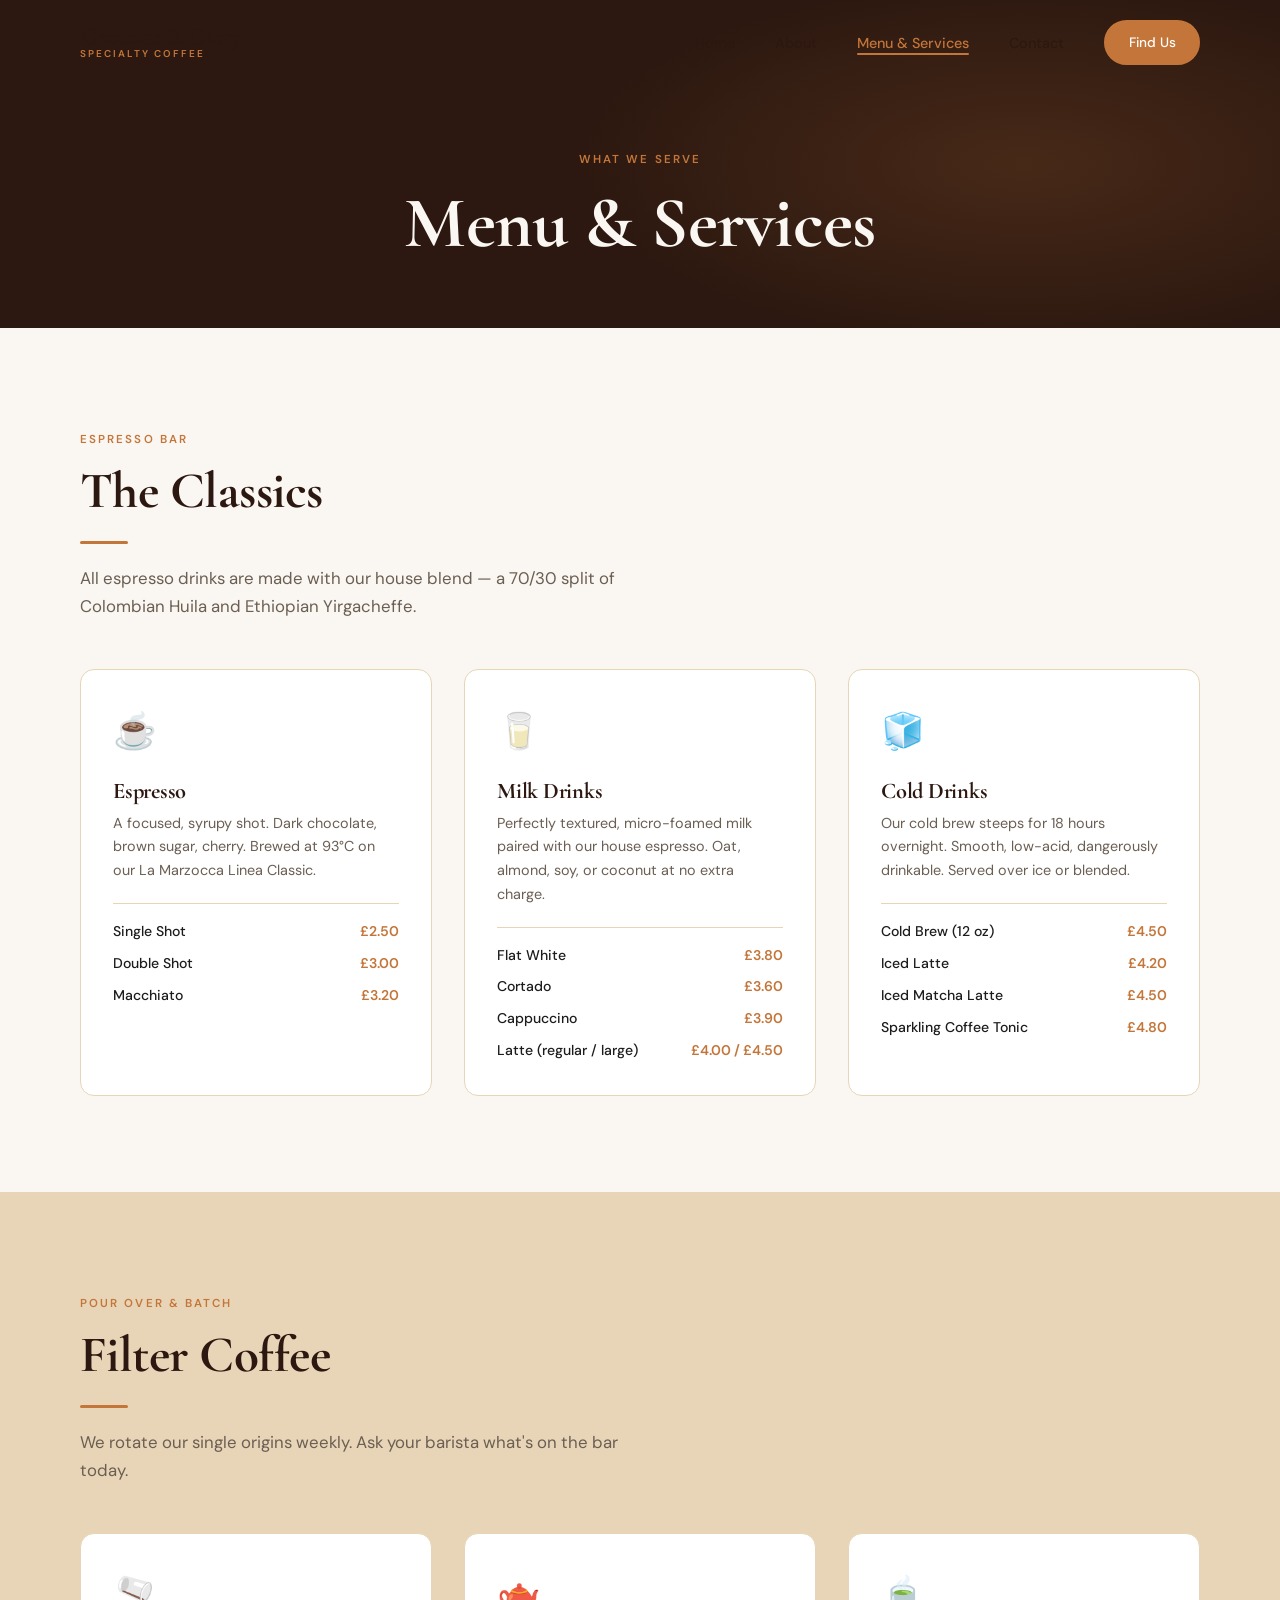
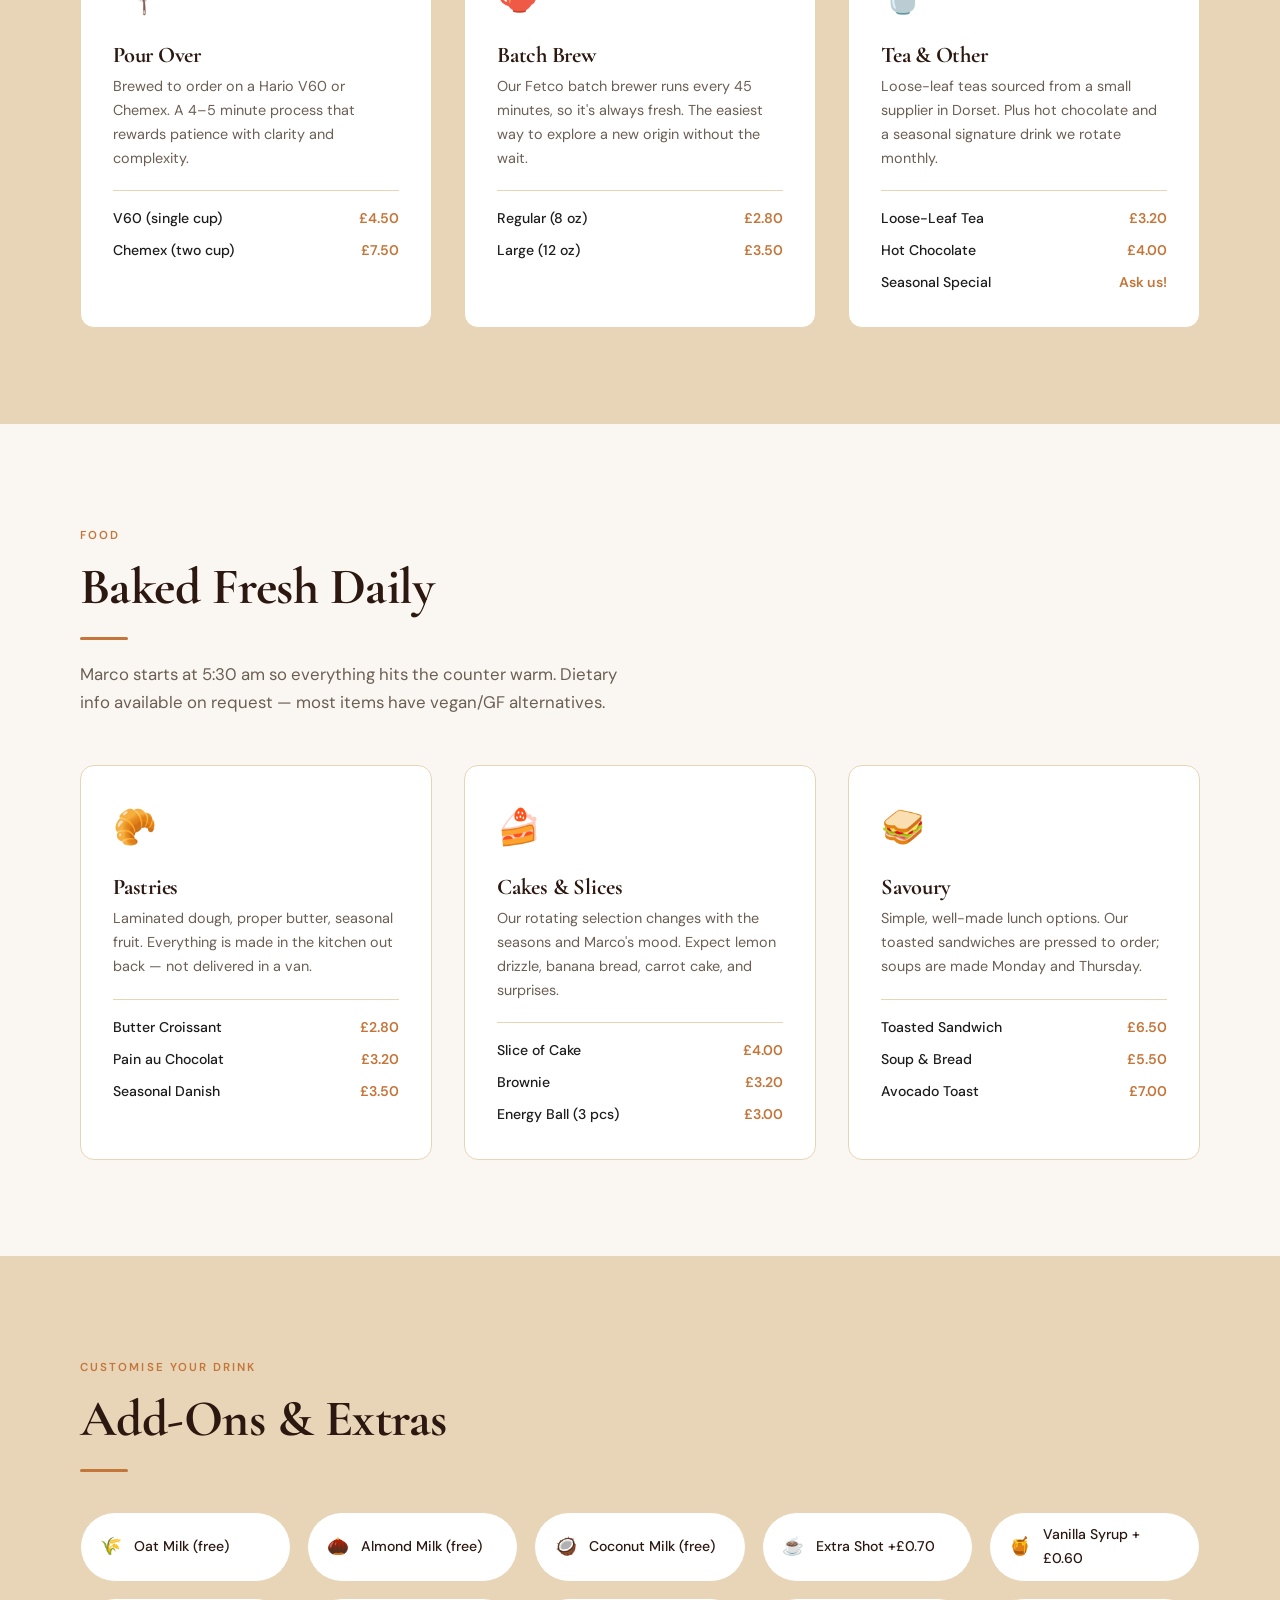
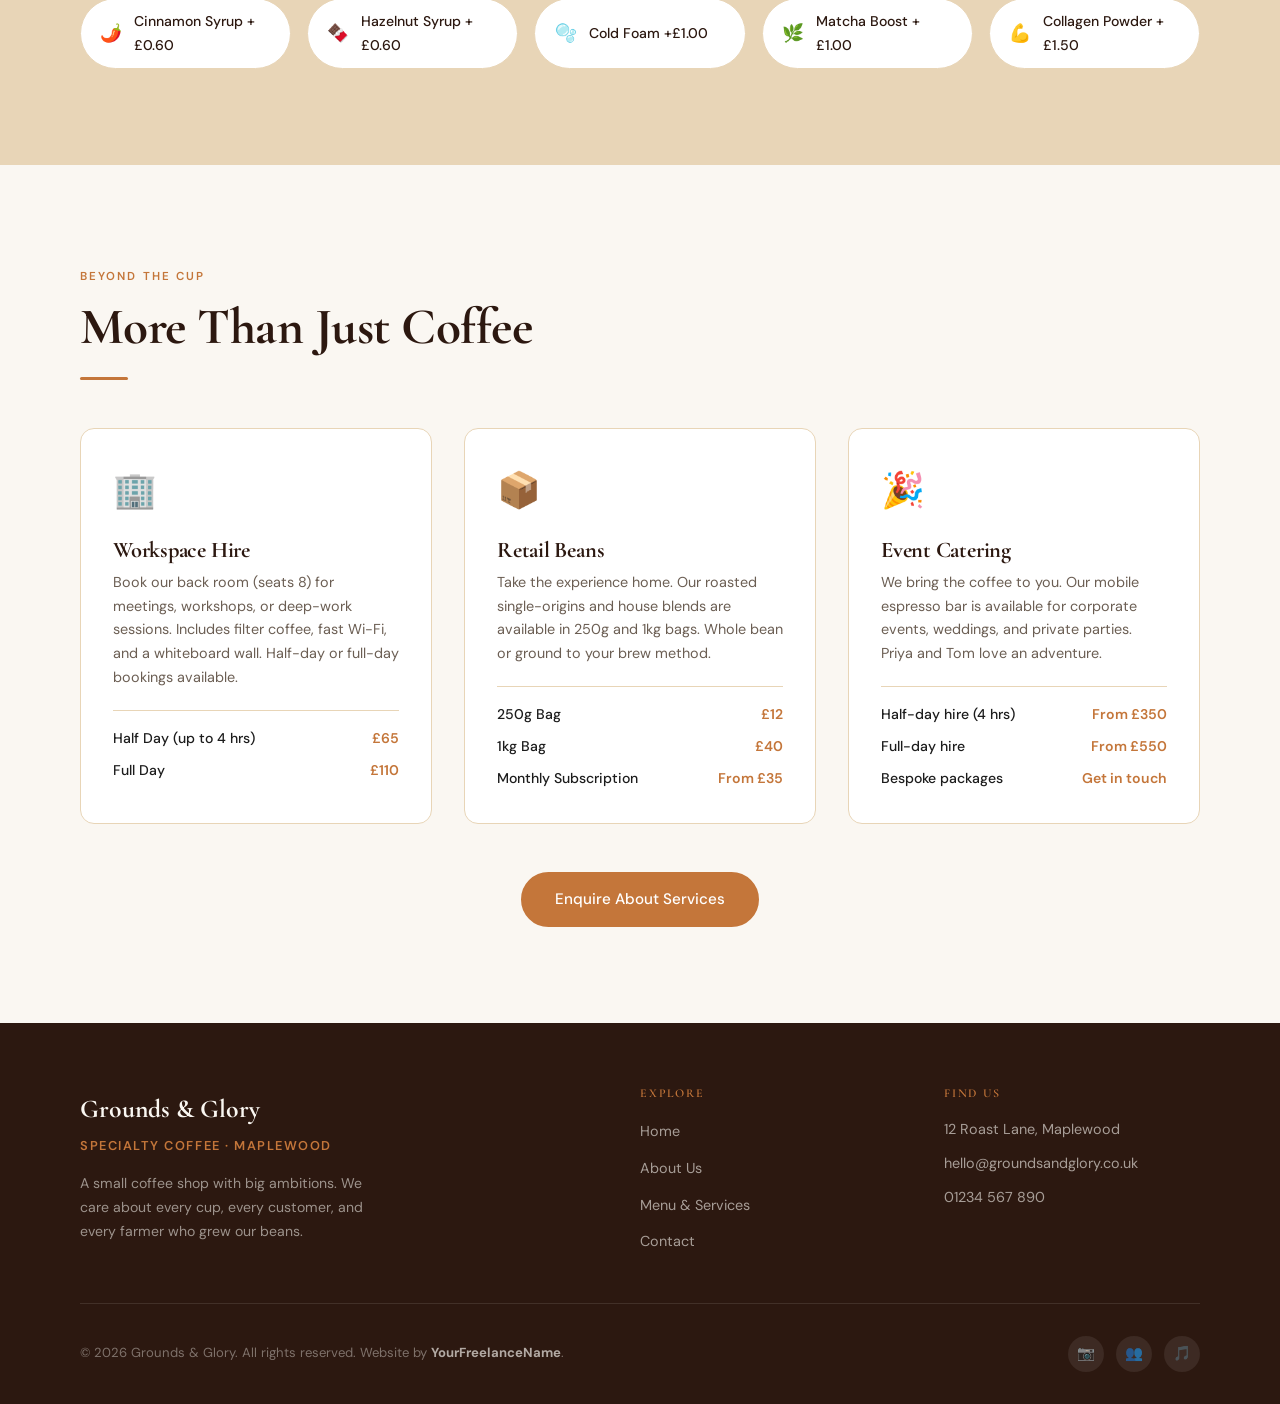
<file: services.html>
<!DOCTYPE html>
<html lang="en">
<head>
  <meta charset="UTF-8" />
  <meta name="viewport" content="width=device-width, initial-scale=1.0" />
  <title>Menu & Services — Grounds & Glory Coffee Shop</title>
  <meta name="description" content="Browse the Grounds & Glory menu — espresso drinks, filter coffee, homemade pastries, and specialty retail beans. Plus workspace hire and catering." />
  <link rel="stylesheet" href="css/style.css" />
  <link rel="icon" href="data:image/svg+xml,<svg xmlns='http://www.w3.org/2000/svg' viewBox='0 0 100 100'><text y='.9em' font-size='90'>☕</text></svg>" />
</head>
<body>

  <!-- ══════════════════════════════════════════════
       NAVIGATION
  ══════════════════════════════════════════════ -->
  <nav class="nav scrolled" role="navigation" aria-label="Main navigation">
    <div class="container">
      <div class="nav__inner">
        <a href="index.html" class="nav__logo" aria-label="Grounds & Glory home">
          <span class="nav__logo-name">Grounds &amp; Glory</span>
          <span class="nav__logo-tag">Specialty Coffee</span>
        </a>
        <button class="nav__toggle" aria-label="Toggle menu" aria-expanded="false">
          <span></span><span></span><span></span>
        </button>
        <ul class="nav__links" role="list">
          <li><a href="index.html"    class="nav__link">Home</a></li>
          <li><a href="about.html"    class="nav__link">About</a></li>
          <li><a href="services.html" class="nav__link">Menu &amp; Services</a></li>
          <li><a href="contact.html"  class="nav__link">Contact</a></li>
          <li><a href="contact.html"  class="btn btn-primary nav__cta">Find Us</a></li>
        </ul>
      </div>
    </div>
  </nav>

  <main>

    <!-- ══════════════════════════════════════════════
         PAGE HERO
    ══════════════════════════════════════════════ -->
    <section class="page-hero" aria-label="Page header">
      <div class="container">
        <span class="section-label page-hero__label">What we serve</span>
        <h1 class="page-hero__title">Menu &amp; Services</h1>
      </div>
    </section>

    <!-- ══════════════════════════════════════════════
         ESPRESSO DRINKS
    ══════════════════════════════════════════════ -->
    <section class="section" aria-labelledby="espresso-heading">
      <div class="container">

        <span class="section-label">Espresso bar</span>
        <h2 class="section-title" id="espresso-heading">The Classics</h2>
        <div class="divider"></div>
        <p class="section-subtitle" style="margin-bottom:0">All espresso drinks are made with our house blend — a 70/30 split of Colombian Huila and Ethiopian Yirgacheffe.</p>

        <div class="menu-grid">

          <div class="menu-card">
            <div class="menu-card__emoji">☕</div>
            <h3 class="menu-card__title">Espresso</h3>
            <p class="menu-card__desc">A focused, syrupy shot. Dark chocolate, brown sugar, cherry. Brewed at 93°C on our La Marzocca Linea Classic.</p>
            <ul class="menu-card__items" aria-label="Espresso options and prices">
              <li class="menu-card__item"><span class="menu-card__item-name">Single Shot</span><span class="menu-card__item-price">£2.50</span></li>
              <li class="menu-card__item"><span class="menu-card__item-name">Double Shot</span><span class="menu-card__item-price">£3.00</span></li>
              <li class="menu-card__item"><span class="menu-card__item-name">Macchiato</span><span class="menu-card__item-price">£3.20</span></li>
            </ul>
          </div>

          <div class="menu-card">
            <div class="menu-card__emoji">🥛</div>
            <h3 class="menu-card__title">Milk Drinks</h3>
            <p class="menu-card__desc">Perfectly textured, micro-foamed milk paired with our house espresso. Oat, almond, soy, or coconut at no extra charge.</p>
            <ul class="menu-card__items" aria-label="Milk drink options and prices">
              <li class="menu-card__item"><span class="menu-card__item-name">Flat White</span><span class="menu-card__item-price">£3.80</span></li>
              <li class="menu-card__item"><span class="menu-card__item-name">Cortado</span><span class="menu-card__item-price">£3.60</span></li>
              <li class="menu-card__item"><span class="menu-card__item-name">Cappuccino</span><span class="menu-card__item-price">£3.90</span></li>
              <li class="menu-card__item"><span class="menu-card__item-name">Latte (regular / large)</span><span class="menu-card__item-price">£4.00 / £4.50</span></li>
            </ul>
          </div>

          <div class="menu-card">
            <div class="menu-card__emoji">🧊</div>
            <h3 class="menu-card__title">Cold Drinks</h3>
            <p class="menu-card__desc">Our cold brew steeps for 18 hours overnight. Smooth, low-acid, dangerously drinkable. Served over ice or blended.</p>
            <ul class="menu-card__items" aria-label="Cold drink options and prices">
              <li class="menu-card__item"><span class="menu-card__item-name">Cold Brew (12 oz)</span><span class="menu-card__item-price">£4.50</span></li>
              <li class="menu-card__item"><span class="menu-card__item-name">Iced Latte</span><span class="menu-card__item-price">£4.20</span></li>
              <li class="menu-card__item"><span class="menu-card__item-name">Iced Matcha Latte</span><span class="menu-card__item-price">£4.50</span></li>
              <li class="menu-card__item"><span class="menu-card__item-name">Sparkling Coffee Tonic</span><span class="menu-card__item-price">£4.80</span></li>
            </ul>
          </div>

        </div>
      </div>
    </section>

    <!-- ══════════════════════════════════════════════
         FILTER COFFEE
    ══════════════════════════════════════════════ -->
    <section class="section section--tinted" aria-labelledby="filter-heading">
      <div class="container">

        <span class="section-label">Pour over &amp; batch</span>
        <h2 class="section-title" id="filter-heading">Filter Coffee</h2>
        <div class="divider"></div>
        <p class="section-subtitle" style="margin-bottom:0">We rotate our single origins weekly. Ask your barista what's on the bar today.</p>

        <div class="menu-grid">

          <div class="menu-card">
            <div class="menu-card__emoji">🫗</div>
            <h3 class="menu-card__title">Pour Over</h3>
            <p class="menu-card__desc">Brewed to order on a Hario V60 or Chemex. A 4–5 minute process that rewards patience with clarity and complexity.</p>
            <ul class="menu-card__items" aria-label="Pour over options and prices">
              <li class="menu-card__item"><span class="menu-card__item-name">V60 (single cup)</span><span class="menu-card__item-price">£4.50</span></li>
              <li class="menu-card__item"><span class="menu-card__item-name">Chemex (two cup)</span><span class="menu-card__item-price">£7.50</span></li>
            </ul>
          </div>

          <div class="menu-card">
          <div class="menu-card__emoji">🫖</div>
            <h3 class="menu-card__title">Batch Brew</h3>
            <p class="menu-card__desc">Our Fetco batch brewer runs every 45 minutes, so it's always fresh. The easiest way to explore a new origin without the wait.</p>
            <ul class="menu-card__items" aria-label="Batch brew options and prices">
              <li class="menu-card__item"><span class="menu-card__item-name">Regular (8 oz)</span><span class="menu-card__item-price">£2.80</span></li>
              <li class="menu-card__item"><span class="menu-card__item-name">Large (12 oz)</span><span class="menu-card__item-price">£3.50</span></li>
            </ul>
          </div>

          <div class="menu-card">
            <div class="menu-card__emoji">🍵</div>
            <h3 class="menu-card__title">Tea &amp; Other</h3>
            <p class="menu-card__desc">Loose-leaf teas sourced from a small supplier in Dorset. Plus hot chocolate and a seasonal signature drink we rotate monthly.</p>
            <ul class="menu-card__items" aria-label="Tea and other options and prices">
              <li class="menu-card__item"><span class="menu-card__item-name">Loose-Leaf Tea</span><span class="menu-card__item-price">£3.20</span></li>
              <li class="menu-card__item"><span class="menu-card__item-name">Hot Chocolate</span><span class="menu-card__item-price">£4.00</span></li>
              <li class="menu-card__item"><span class="menu-card__item-name">Seasonal Special</span><span class="menu-card__item-price">Ask us!</span></li>
            </ul>
          </div>

        </div>
      </div>
    </section>

    <!-- ══════════════════════════════════════════════
         FOOD
    ══════════════════════════════════════════════ -->
    <section class="section" aria-labelledby="food-heading">
      <div class="container">

        <span class="section-label">Food</span>
        <h2 class="section-title" id="food-heading">Baked Fresh Daily</h2>
        <div class="divider"></div>
        <p class="section-subtitle" style="margin-bottom:0">Marco starts at 5:30 am so everything hits the counter warm. Dietary info available on request — most items have vegan/GF alternatives.</p>

        <div class="menu-grid">

          <div class="menu-card">
            <div class="menu-card__emoji">🥐</div>
            <h3 class="menu-card__title">Pastries</h3>
            <p class="menu-card__desc">Laminated dough, proper butter, seasonal fruit. Everything is made in the kitchen out back — not delivered in a van.</p>
            <ul class="menu-card__items" aria-label="Pastry options and prices">
              <li class="menu-card__item"><span class="menu-card__item-name">Butter Croissant</span><span class="menu-card__item-price">£2.80</span></li>
              <li class="menu-card__item"><span class="menu-card__item-name">Pain au Chocolat</span><span class="menu-card__item-price">£3.20</span></li>
              <li class="menu-card__item"><span class="menu-card__item-name">Seasonal Danish</span><span class="menu-card__item-price">£3.50</span></li>
            </ul>
          </div>

          <div class="menu-card">
            <div class="menu-card__emoji">🍰</div>
            <h3 class="menu-card__title">Cakes &amp; Slices</h3>
            <p class="menu-card__desc">Our rotating selection changes with the seasons and Marco's mood. Expect lemon drizzle, banana bread, carrot cake, and surprises.</p>
            <ul class="menu-card__items" aria-label="Cake options and prices">
              <li class="menu-card__item"><span class="menu-card__item-name">Slice of Cake</span><span class="menu-card__item-price">£4.00</span></li>
              <li class="menu-card__item"><span class="menu-card__item-name">Brownie</span><span class="menu-card__item-price">£3.20</span></li>
              <li class="menu-card__item"><span class="menu-card__item-name">Energy Ball (3 pcs)</span><span class="menu-card__item-price">£3.00</span></li>
            </ul>
          </div>

          <div class="menu-card">
            <div class="menu-card__emoji">🥪</div>
            <h3 class="menu-card__title">Savoury</h3>
            <p class="menu-card__desc">Simple, well-made lunch options. Our toasted sandwiches are pressed to order; soups are made Monday and Thursday.</p>
            <ul class="menu-card__items" aria-label="Savoury options and prices">
              <li class="menu-card__item"><span class="menu-card__item-name">Toasted Sandwich</span><span class="menu-card__item-price">£6.50</span></li>
              <li class="menu-card__item"><span class="menu-card__item-name">Soup &amp; Bread</span><span class="menu-card__item-price">£5.50</span></li>
              <li class="menu-card__item"><span class="menu-card__item-name">Avocado Toast</span><span class="menu-card__item-price">£7.00</span></li>
            </ul>
          </div>

        </div>
      </div>
    </section>

    <!-- ══════════════════════════════════════════════
         ADD-ONS
    ══════════════════════════════════════════════ -->
    <section class="section section--tinted" aria-labelledby="addons-heading">
      <div class="container">
        <span class="section-label">Customise your drink</span>
        <h2 class="section-title" id="addons-heading">Add-Ons &amp; Extras</h2>
        <div class="divider"></div>

        <div class="extras-grid">
          <div class="extra-pill"><span class="extra-pill__icon">🌾</span> Oat Milk (free)</div>
          <div class="extra-pill"><span class="extra-pill__icon">🌰</span> Almond Milk (free)</div>
          <div class="extra-pill"><span class="extra-pill__icon">🥥</span> Coconut Milk (free)</div>
          <div class="extra-pill"><span class="extra-pill__icon">☕</span> Extra Shot +£0.70</div>
          <div class="extra-pill"><span class="extra-pill__icon">🍯</span> Vanilla Syrup +£0.60</div>
          <div class="extra-pill"><span class="extra-pill__icon">🌶️</span> Cinnamon Syrup +£0.60</div>
          <div class="extra-pill"><span class="extra-pill__icon">🍫</span> Hazelnut Syrup +£0.60</div>
          <div class="extra-pill"><span class="extra-pill__icon">🫧</span> Cold Foam +£1.00</div>
          <div class="extra-pill"><span class="extra-pill__icon">🌿</span> Matcha Boost +£1.00</div>
          <div class="extra-pill"><span class="extra-pill__icon">💪</span> Collagen Powder +£1.50</div>
        </div>
      </div>
    </section>

    <!-- ══════════════════════════════════════════════
         ADDITIONAL SERVICES
    ══════════════════════════════════════════════ -->
    <section class="section" aria-labelledby="services-heading">
      <div class="container">

        <span class="section-label">Beyond the cup</span>
        <h2 class="section-title" id="services-heading">More Than Just Coffee</h2>
        <div class="divider"></div>

        <div class="menu-grid">

          <div class="menu-card">
            <div class="menu-card__emoji">🏢</div>
            <h3 class="menu-card__title">Workspace Hire</h3>
            <p class="menu-card__desc">Book our back room (seats 8) for meetings, workshops, or deep-work sessions. Includes filter coffee, fast Wi-Fi, and a whiteboard wall. Half-day or full-day bookings available.</p>
            <ul class="menu-card__items" aria-label="Workspace hire prices">
              <li class="menu-card__item"><span class="menu-card__item-name">Half Day (up to 4 hrs)</span><span class="menu-card__item-price">£65</span></li>
              <li class="menu-card__item"><span class="menu-card__item-name">Full Day</span><span class="menu-card__item-price">£110</span></li>
            </ul>
          </div>

          <div class="menu-card">
            <div class="menu-card__emoji">📦</div>
            <h3 class="menu-card__title">Retail Beans</h3>
            <p class="menu-card__desc">Take the experience home. Our roasted single-origins and house blends are available in 250g and 1kg bags. Whole bean or ground to your brew method.</p>
            <ul class="menu-card__items" aria-label="Retail bean prices">
              <li class="menu-card__item"><span class="menu-card__item-name">250g Bag</span><span class="menu-card__item-price">£12</span></li>
              <li class="menu-card__item"><span class="menu-card__item-name">1kg Bag</span><span class="menu-card__item-price">£40</span></li>
              <li class="menu-card__item"><span class="menu-card__item-name">Monthly Subscription</span><span class="menu-card__item-price">From £35</span></li>
            </ul>
          </div>

          <div class="menu-card">
            <div class="menu-card__emoji">🎉</div>
            <h3 class="menu-card__title">Event Catering</h3>
            <p class="menu-card__desc">We bring the coffee to you. Our mobile espresso bar is available for corporate events, weddings, and private parties. Priya and Tom love an adventure.</p>
            <ul class="menu-card__items" aria-label="Event catering info">
              <li class="menu-card__item"><span class="menu-card__item-name">Half-day hire (4 hrs)</span><span class="menu-card__item-price">From £350</span></li>
              <li class="menu-card__item"><span class="menu-card__item-name">Full-day hire</span><span class="menu-card__item-price">From £550</span></li>
              <li class="menu-card__item"><span class="menu-card__item-name">Bespoke packages</span><span class="menu-card__item-price">Get in touch</span></li>
            </ul>
          </div>

        </div>

        <div class="text-center" style="margin-top:3rem">
          <a href="contact.html" class="btn btn-primary">Enquire About Services</a>
        </div>

      </div>
    </section>

  </main>

  <!-- ══════════════════════════════════════════════
       FOOTER
  ══════════════════════════════════════════════ -->
  <footer class="footer" role="contentinfo">
    <div class="container">
      <div class="footer__top">
        <div class="footer__about-col">
          <span class="footer__logo-name">Grounds &amp; Glory</span>
          <span class="footer__tagline">Specialty Coffee · Maplewood</span>
          <p class="footer__about">A small coffee shop with big ambitions. We care about every cup, every customer, and every farmer who grew our beans.</p>
        </div>
        <div>
          <h3 class="footer__col-title">Explore</h3>
          <ul class="footer__links" role="list">
            <li><a href="index.html"    class="footer__link">Home</a></li>
            <li><a href="about.html"    class="footer__link">About Us</a></li>
            <li><a href="services.html" class="footer__link">Menu &amp; Services</a></li>
            <li><a href="contact.html"  class="footer__link">Contact</a></li>
          </ul>
        </div>
        <div>
          <h3 class="footer__col-title">Find Us</h3>
          <ul class="footer__links" role="list">
            <li class="footer__link">12 Roast Lane, Maplewood</li>
            <li class="footer__link">hello@groundsandglory.co.uk</li>
            <li class="footer__link">01234 567 890</li>
          </ul>
        </div>
      </div>
      <div class="footer__bottom">
        <p class="footer__copy">© 2026 Grounds &amp; Glory. All rights reserved. Website by <strong style="color:rgba(250,247,242,0.65)">YourFreelanceName</strong>.</p>
        <div class="footer__socials" aria-label="Social media links">
          <a href="#" class="social-btn" aria-label="Instagram">📷</a>
          <a href="#" class="social-btn" aria-label="Facebook">👥</a>
          <a href="#" class="social-btn" aria-label="TikTok">🎵</a>
        </div>
      </div>
    </div>
  </footer>

  <script src="js/main.js"></script>
</body>
</html>
</file>
<file: css/style.css>
/* ============================================================
   Grounds & Glory — Coffee Shop Website
   Stylesheet: style.css
   Designer: [Your Freelance Name]
   ============================================================ */

/* ── Google Fonts ─────────────────────────────────────────── */
@import url('https://fonts.googleapis.com/css2?family=Cormorant+Garamond:ital,wght@0,400;0,600;0,700;1,400;1,600&family=DM+Sans:wght@300;400;500;600&display=swap');

/* ── CSS Custom Properties ────────────────────────────────── */
:root {
  /* Brand colours */
  --espresso:    #2C1810;
  --caramel:     #C4763A;
  --caramel-lt:  #D4925A;
  --cream:       #FAF7F2;
  --latte:       #E8D5B7;
  --latte-dk:    #C9B99A;
  --text:        #1C1C1C;
  --text-muted:  #6B5E53;

  /* Typography */
  --font-display: 'Cormorant Garamond', Georgia, serif;
  --font-body:    'DM Sans', sans-serif;

  /* Spacing */
  --space-xs:  0.5rem;
  --space-sm:  1rem;
  --space-md:  2rem;
  --space-lg:  4rem;
  --space-xl:  6rem;

  /* Borders & radius */
  --radius-sm: 6px;
  --radius-md: 14px;
  --radius-lg: 28px;

  /* Transitions */
  --transition: 0.25s ease;
}

/* ── Reset & Base ─────────────────────────────────────────── */
*, *::before, *::after { box-sizing: border-box; margin: 0; padding: 0; }

html { scroll-behavior: smooth; font-size: 16px; }

body {
  font-family: var(--font-body);
  background-color: var(--cream);
  color: var(--text);
  line-height: 1.7;
  -webkit-font-smoothing: antialiased;
}

img { display: block; max-width: 100%; height: auto; }

a { color: inherit; text-decoration: none; }

ul { list-style: none; }

/* ── Typography helpers ───────────────────────────────────── */
h1, h2, h3, h4 {
  font-family: var(--font-display);
  line-height: 1.15;
  letter-spacing: -0.01em;
}

.section-label {
  display: inline-block;
  font-size: 0.72rem;
  font-weight: 600;
  letter-spacing: 0.18em;
  text-transform: uppercase;
  color: var(--caramel);
  margin-bottom: 0.75rem;
}

.section-title {
  font-size: clamp(2rem, 4vw, 3.2rem);
  font-weight: 700;
  color: var(--espresso);
  margin-bottom: 1.25rem;
}

.section-subtitle {
  font-size: 1.05rem;
  color: var(--text-muted);
  max-width: 540px;
}

/* ── Layout helpers ───────────────────────────────────────── */
.container {
  width: min(90%, 1120px);
  margin-inline: auto;
}

.section {
  padding-block: var(--space-xl);
}

.section--dark {
  background-color: var(--espresso);
  color: var(--cream);
}

.section--tinted {
  background-color: var(--latte);
}

/* ── Buttons ──────────────────────────────────────────────── */
.btn {
  display: inline-flex;
  align-items: center;
  gap: 0.5rem;
  padding: 0.8rem 2rem;
  border-radius: 100px;
  font-family: var(--font-body);
  font-size: 0.95rem;
  font-weight: 500;
  cursor: pointer;
  border: 2px solid transparent;
  transition: all var(--transition);
  white-space: nowrap;
}

.btn-primary {
  background-color: var(--caramel);
  color: #fff;
  border-color: var(--caramel);
}
.btn-primary:hover {
  background-color: #b56730;
  border-color: #b56730;
  transform: translateY(-2px);
  box-shadow: 0 8px 24px rgba(196,118,58,0.35);
}

.btn-outline {
  background-color: transparent;
  color: var(--caramel);
  border-color: var(--caramel);
}
.btn-outline:hover {
  background-color: var(--caramel);
  color: #fff;
  transform: translateY(-2px);
}

.btn-cream {
  background-color: var(--cream);
  color: var(--espresso);
  border-color: var(--cream);
}
.btn-cream:hover {
  background-color: var(--latte);
  transform: translateY(-2px);
}

/* ── Navigation ───────────────────────────────────────────── */
.nav {
  position: fixed;
  top: 0;
  left: 0;
  right: 0;
  z-index: 100;
  padding: 1.25rem 0;
  transition: background var(--transition), box-shadow var(--transition), padding var(--transition);
}

.nav.scrolled {
  background-color: rgba(250,247,242,0.95);
  backdrop-filter: blur(10px);
  box-shadow: 0 2px 24px rgba(44,24,16,0.09);
  padding: 0.9rem 0;
}

.nav__inner {
  display: flex;
  align-items: center;
  justify-content: space-between;
}

.nav__logo {
  display: flex;
  flex-direction: column;
  line-height: 1;
}

.nav__logo-name {
  font-family: var(--font-display);
  font-size: 1.5rem;
  font-weight: 700;
  color: var(--espresso);
  letter-spacing: -0.02em;
}

.nav__logo-tag {
  font-size: 0.62rem;
  letter-spacing: 0.2em;
  text-transform: uppercase;
  color: var(--caramel);
  font-weight: 600;
}

.nav__links {
  display: flex;
  gap: 2.5rem;
  align-items: center;
}

.nav__link {
  font-size: 0.9rem;
  font-weight: 500;
  color: var(--espresso);
  position: relative;
  transition: color var(--transition);
}

.nav__link::after {
  content: '';
  position: absolute;
  bottom: -3px;
  left: 0;
  width: 0;
  height: 2px;
  background: var(--caramel);
  transition: width var(--transition);
  border-radius: 2px;
}

.nav__link:hover, .nav__link.active { color: var(--caramel); }
.nav__link:hover::after, .nav__link.active::after { width: 100%; }

.nav__cta {
  font-size: 0.85rem;
  padding: 0.55rem 1.4rem;
}

/* Hamburger (mobile) */
.nav__toggle {
  display: none;
  flex-direction: column;
  gap: 5px;
  cursor: pointer;
  padding: 4px;
  background: none;
  border: none;
}

.nav__toggle span {
  display: block;
  width: 24px;
  height: 2px;
  background: var(--espresso);
  border-radius: 2px;
  transition: all 0.3s ease;
}

/* ── Hero ─────────────────────────────────────────────────── */
.hero {
  min-height: 100svh;
  display: grid;
  place-items: center;
  position: relative;
  overflow: hidden;
  /* Rich layered background — no external image needed */
  background-color: var(--espresso);
}

/* Decorative radial glow */
.hero::before {
  content: '';
  position: absolute;
  inset: 0;
  background:
    radial-gradient(ellipse 60% 60% at 70% 50%, rgba(196,118,58,0.22) 0%, transparent 65%),
    radial-gradient(ellipse 40% 50% at 20% 80%, rgba(196,118,58,0.12) 0%, transparent 60%);
  pointer-events: none;
}

/* Subtle grain texture */
.hero::after {
  content: '';
  position: absolute;
  inset: 0;
  background-image: url("data:image/svg+xml,%3Csvg viewBox='0 0 256 256' xmlns='http://www.w3.org/2000/svg'%3E%3Cfilter id='noise'%3E%3CfeTurbulence type='fractalNoise' baseFrequency='0.9' numOctaves='4' stitchTiles='stitch'/%3E%3C/filter%3E%3Crect width='100%25' height='100%25' filter='url(%23noise)' opacity='0.06'/%3E%3C/svg%3E");
  pointer-events: none;
  opacity: 0.5;
}

.hero__inner {
  position: relative;
  z-index: 1;
  text-align: center;
  padding: 8rem 1rem 5rem;
}

.hero__eyebrow {
  display: inline-flex;
  align-items: center;
  gap: 0.6rem;
  font-size: 0.75rem;
  letter-spacing: 0.22em;
  text-transform: uppercase;
  color: var(--caramel);
  font-weight: 600;
  margin-bottom: 1.5rem;
}

.hero__eyebrow::before,
.hero__eyebrow::after {
  content: '';
  display: block;
  width: 30px;
  height: 1px;
  background: var(--caramel);
  opacity: 0.7;
}

.hero__title {
  font-family: var(--font-display);
  font-size: clamp(3rem, 8vw, 6.5rem);
  font-weight: 700;
  color: var(--cream);
  line-height: 1.05;
  letter-spacing: -0.02em;
  margin-bottom: 1.5rem;
  max-width: 14ch;
  margin-inline: auto;
}

.hero__title em {
  font-style: italic;
  color: var(--caramel);
}

.hero__subtitle {
  font-size: clamp(1rem, 2vw, 1.2rem);
  color: var(--latte);
  max-width: 480px;
  margin-inline: auto;
  margin-bottom: 2.5rem;
  font-weight: 300;
}

.hero__actions {
  display: flex;
  gap: 1rem;
  justify-content: center;
  flex-wrap: wrap;
}

.hero__scroll {
  position: absolute;
  bottom: 2rem;
  left: 50%;
  transform: translateX(-50%);
  z-index: 1;
  display: flex;
  flex-direction: column;
  align-items: center;
  gap: 0.4rem;
  color: var(--latte-dk);
  font-size: 0.7rem;
  letter-spacing: 0.15em;
  text-transform: uppercase;
}

.hero__scroll-line {
  width: 1px;
  height: 40px;
  background: linear-gradient(to bottom, var(--caramel), transparent);
  animation: scrollBob 2s ease-in-out infinite;
}

@keyframes scrollBob {
  0%, 100% { transform: scaleY(1); opacity: 1; }
  50% { transform: scaleY(0.6); opacity: 0.4; }
}

/* ── Stats strip ──────────────────────────────────────────── */
.stats {
  background: var(--caramel);
  padding: 2.5rem 0;
}

.stats__grid {
  display: grid;
  grid-template-columns: repeat(3, 1fr);
  text-align: center;
  gap: 1rem;
}

.stats__item {
  border-right: 1px solid rgba(255,255,255,0.25);
  padding-inline: 1rem;
}
.stats__item:last-child { border-right: none; }

.stats__num {
  font-family: var(--font-display);
  font-size: clamp(2rem, 4vw, 3rem);
  font-weight: 700;
  color: #fff;
  line-height: 1;
}

.stats__desc {
  font-size: 0.78rem;
  letter-spacing: 0.1em;
  text-transform: uppercase;
  color: rgba(255,255,255,0.75);
  margin-top: 0.3rem;
}

/* ── Feature grid (home) ──────────────────────────────────── */
.features__grid {
  display: grid;
  grid-template-columns: repeat(auto-fit, minmax(260px, 1fr));
  gap: 2rem;
  margin-top: 3.5rem;
}

.feature-card {
  background: #fff;
  border-radius: var(--radius-md);
  padding: 2rem;
  border: 1px solid var(--latte);
  transition: transform var(--transition), box-shadow var(--transition);
}

.feature-card:hover {
  transform: translateY(-4px);
  box-shadow: 0 16px 48px rgba(44,24,16,0.1);
}

.feature-card__icon {
  font-size: 2rem;
  margin-bottom: 1rem;
}

.feature-card__title {
  font-family: var(--font-display);
  font-size: 1.35rem;
  font-weight: 700;
  color: var(--espresso);
  margin-bottom: 0.6rem;
}

.feature-card__text {
  font-size: 0.93rem;
  color: var(--text-muted);
  line-height: 1.65;
}

/* ── Testimonial ──────────────────────────────────────────── */
.testimonial {
  text-align: center;
  max-width: 700px;
  margin-inline: auto;
}

.testimonial__quote {
  font-family: var(--font-display);
  font-size: clamp(1.4rem, 3vw, 2rem);
  font-style: italic;
  color: var(--cream);
  line-height: 1.5;
  margin-bottom: 1.5rem;
}

.testimonial__author {
  font-size: 0.85rem;
  letter-spacing: 0.12em;
  text-transform: uppercase;
  color: var(--caramel);
  font-weight: 600;
}

/* ── Hours strip (home) ───────────────────────────────────── */
.hours-strip {
  background: var(--latte);
  padding: 3rem 0;
}

.hours-strip__inner {
  display: flex;
  flex-wrap: wrap;
  align-items: center;
  justify-content: space-between;
  gap: 2rem;
}

.hours-strip__heading {
  font-family: var(--font-display);
  font-size: 1.8rem;
  font-weight: 700;
  color: var(--espresso);
}

.hours-strip__table {
  display: grid;
  grid-template-columns: repeat(auto-fit, minmax(170px, 1fr));
  gap: 0.4rem 2rem;
}

.hours-strip__row {
  display: flex;
  justify-content: space-between;
  gap: 1.5rem;
  font-size: 0.9rem;
  color: var(--espresso);
}

.hours-strip__day { font-weight: 500; }
.hours-strip__time { color: var(--text-muted); }

/* ── About page ───────────────────────────────────────────── */
.page-hero {
  padding: 9rem 0 4rem;
  background: var(--espresso);
  text-align: center;
  position: relative;
  overflow: hidden;
}

.page-hero::before {
  content: '';
  position: absolute;
  inset: 0;
  background: radial-gradient(ellipse 50% 80% at 80% 50%, rgba(196,118,58,0.18) 0%, transparent 70%);
}

.page-hero__label {
  color: var(--caramel);
  margin-bottom: 0.75rem;
}

.page-hero__title {
  font-family: var(--font-display);
  font-size: clamp(2.5rem, 6vw, 4.5rem);
  font-weight: 700;
  color: var(--cream);
  position: relative;
  z-index: 1;
}

/* About split layout */
.about-split {
  display: grid;
  grid-template-columns: 1fr 1fr;
  gap: 4rem;
  align-items: center;
}

.about-split--reverse { direction: rtl; }
.about-split--reverse > * { direction: ltr; }

.about-photo {
  border-radius: var(--radius-lg);
  overflow: hidden;
  aspect-ratio: 4 / 5;
  background: var(--latte);
  display: flex;
  align-items: center;
  justify-content: center;
  position: relative;
}

.photo-placeholder {
  display: flex;
  flex-direction: column;
  align-items: center;
  justify-content: center;
  gap: 0.75rem;
  color: var(--text-muted);
}

.photo-placeholder__icon { font-size: 3.5rem; }
.photo-placeholder__text { font-size: 0.8rem; letter-spacing: 0.1em; text-transform: uppercase; }

/* Decorative image badge */
.about-photo__badge {
  position: absolute;
  bottom: 1.5rem;
  right: -1rem;
  background: var(--caramel);
  color: #fff;
  border-radius: var(--radius-md);
  padding: 0.9rem 1.2rem;
  text-align: center;
  box-shadow: 0 8px 24px rgba(196,118,58,0.35);
}

.about-photo__badge-num {
  font-family: var(--font-display);
  font-size: 1.9rem;
  font-weight: 700;
  line-height: 1;
}

.about-photo__badge-text {
  font-size: 0.65rem;
  letter-spacing: 0.12em;
  text-transform: uppercase;
  opacity: 0.85;
}

.about-content p {
  color: var(--text-muted);
  margin-bottom: 1.2rem;
  font-size: 0.97rem;
}

.about-content .section-title { margin-bottom: 0.75rem; }

/* Values list */
.values-list {
  margin-top: 2.5rem;
  display: flex;
  flex-direction: column;
  gap: 1rem;
}

.value-item {
  display: flex;
  gap: 1rem;
  align-items: flex-start;
}

.value-item__icon {
  width: 42px;
  height: 42px;
  border-radius: 50%;
  background: var(--latte);
  display: flex;
  align-items: center;
  justify-content: center;
  font-size: 1.1rem;
  flex-shrink: 0;
}

.value-item__title {
  font-family: var(--font-display);
  font-size: 1.1rem;
  font-weight: 700;
  color: var(--espresso);
}

.value-item__desc {
  font-size: 0.88rem;
  color: var(--text-muted);
  margin-top: 0.15rem;
}

/* Team section */
.team-grid {
  display: grid;
  grid-template-columns: repeat(auto-fit, minmax(200px, 1fr));
  gap: 2rem;
  margin-top: 3rem;
}

.team-card {
  text-align: center;
}

.team-card__photo {
  width: 100%;
  aspect-ratio: 1;
  border-radius: var(--radius-md);
  background: var(--latte);
  display: flex;
  align-items: center;
  justify-content: center;
  font-size: 2.5rem;
  margin-bottom: 1rem;
}

.team-card__name {
  font-family: var(--font-display);
  font-size: 1.2rem;
  font-weight: 700;
  color: var(--espresso);
}

.team-card__role {
  font-size: 0.8rem;
  color: var(--caramel);
  letter-spacing: 0.1em;
  text-transform: uppercase;
  font-weight: 600;
  margin-top: 0.2rem;
}

/* ── Services page ────────────────────────────────────────── */
.menu-grid {
  display: grid;
  grid-template-columns: repeat(auto-fit, minmax(300px, 1fr));
  gap: 2rem;
  margin-top: 3rem;
}

.menu-card {
  background: #fff;
  border-radius: var(--radius-md);
  padding: 2rem;
  border: 1px solid var(--latte);
  transition: all var(--transition);
  position: relative;
  overflow: hidden;
}

.menu-card::before {
  content: '';
  position: absolute;
  top: 0;
  left: 0;
  right: 0;
  height: 3px;
  background: var(--caramel);
  transform: scaleX(0);
  transform-origin: left;
  transition: transform var(--transition);
}

.menu-card:hover { box-shadow: 0 16px 48px rgba(44,24,16,0.1); transform: translateY(-4px); }
.menu-card:hover::before { transform: scaleX(1); }

.menu-card__emoji { font-size: 2.2rem; margin-bottom: 1rem; }

.menu-card__title {
  font-family: var(--font-display);
  font-size: 1.4rem;
  font-weight: 700;
  color: var(--espresso);
  margin-bottom: 0.5rem;
}

.menu-card__desc {
  font-size: 0.9rem;
  color: var(--text-muted);
  margin-bottom: 1.25rem;
  line-height: 1.65;
}

.menu-card__items {
  border-top: 1px solid var(--latte);
  padding-top: 1rem;
  display: flex;
  flex-direction: column;
  gap: 0.5rem;
}

.menu-card__item {
  display: flex;
  justify-content: space-between;
  font-size: 0.88rem;
}

.menu-card__item-name { color: var(--text); font-weight: 500; }
.menu-card__item-price { color: var(--caramel); font-weight: 600; }

/* Extras / Add-ons section */
.extras-grid {
  display: grid;
  grid-template-columns: repeat(auto-fit, minmax(180px, 1fr));
  gap: 1rem;
  margin-top: 2.5rem;
}

.extra-pill {
  display: flex;
  align-items: center;
  gap: 0.75rem;
  background: #fff;
  border: 1px solid var(--latte);
  border-radius: 100px;
  padding: 0.65rem 1.2rem;
  font-size: 0.88rem;
  font-weight: 500;
  color: var(--espresso);
  transition: all var(--transition);
}

.extra-pill:hover {
  background: var(--caramel);
  color: #fff;
  border-color: var(--caramel);
}

.extra-pill__icon { font-size: 1.1rem; }

/* ── Contact page ─────────────────────────────────────────── */
.contact-layout {
  display: grid;
  grid-template-columns: 1fr 1.4fr;
  gap: 4rem;
  align-items: start;
}

.contact-info__title {
  font-family: var(--font-display);
  font-size: 2.2rem;
  font-weight: 700;
  color: var(--espresso);
  margin-bottom: 0.75rem;
}

.contact-info__text {
  color: var(--text-muted);
  font-size: 0.95rem;
  margin-bottom: 2rem;
}

.contact-detail {
  display: flex;
  align-items: flex-start;
  gap: 1rem;
  margin-bottom: 1.5rem;
}

.contact-detail__icon {
  width: 44px;
  height: 44px;
  background: var(--latte);
  border-radius: 50%;
  display: flex;
  align-items: center;
  justify-content: center;
  font-size: 1.1rem;
  flex-shrink: 0;
}

.contact-detail__label {
  font-size: 0.72rem;
  letter-spacing: 0.12em;
  text-transform: uppercase;
  color: var(--caramel);
  font-weight: 600;
}

.contact-detail__value {
  font-size: 0.95rem;
  color: var(--text);
  margin-top: 0.2rem;
  font-weight: 500;
}

.contact-hours {
  background: var(--espresso);
  border-radius: var(--radius-md);
  padding: 1.5rem;
  margin-top: 2rem;
}

.contact-hours__title {
  font-family: var(--font-display);
  font-size: 1.15rem;
  font-weight: 700;
  color: var(--cream);
  margin-bottom: 0.75rem;
}

.contact-hours__row {
  display: flex;
  justify-content: space-between;
  padding: 0.4rem 0;
  border-bottom: 1px solid rgba(255,255,255,0.08);
  font-size: 0.87rem;
}

.contact-hours__row:last-child { border-bottom: none; }
.contact-hours__day { color: var(--latte); font-weight: 500; }
.contact-hours__time { color: var(--latte-dk); }

/* Contact form */
.contact-form {
  background: #fff;
  border-radius: var(--radius-lg);
  padding: 2.5rem;
  border: 1px solid var(--latte);
  box-shadow: 0 8px 40px rgba(44,24,16,0.07);
}

.form-heading {
  font-family: var(--font-display);
  font-size: 1.7rem;
  font-weight: 700;
  color: var(--espresso);
  margin-bottom: 0.4rem;
}

.form-subheading {
  font-size: 0.9rem;
  color: var(--text-muted);
  margin-bottom: 1.75rem;
}

.form-row {
  display: grid;
  grid-template-columns: 1fr 1fr;
  gap: 1rem;
}

.form-group {
  margin-bottom: 1.25rem;
}

.form-label {
  display: block;
  font-size: 0.8rem;
  font-weight: 600;
  letter-spacing: 0.05em;
  color: var(--espresso);
  margin-bottom: 0.4rem;
}

.form-input,
.form-select,
.form-textarea {
  width: 100%;
  padding: 0.75rem 1rem;
  border: 1.5px solid var(--latte);
  border-radius: var(--radius-sm);
  font-family: var(--font-body);
  font-size: 0.93rem;
  color: var(--text);
  background: var(--cream);
  transition: border-color var(--transition), box-shadow var(--transition);
  outline: none;
}

.form-input:focus,
.form-select:focus,
.form-textarea:focus {
  border-color: var(--caramel);
  box-shadow: 0 0 0 3px rgba(196,118,58,0.15);
}

.form-textarea { resize: vertical; min-height: 130px; }

.form-submit {
  width: 100%;
  padding: 0.95rem;
  font-size: 1rem;
}

.form-note {
  text-align: center;
  font-size: 0.78rem;
  color: var(--text-muted);
  margin-top: 0.75rem;
}

/* Map placeholder */
.map-placeholder {
  background: var(--latte);
  border-radius: var(--radius-md);
  height: 250px;
  display: flex;
  align-items: center;
  justify-content: center;
  margin-top: 2rem;
  flex-direction: column;
  gap: 0.5rem;
  color: var(--text-muted);
  font-size: 0.85rem;
  border: 1px solid var(--latte-dk);
}

.map-placeholder__icon { font-size: 2.5rem; }

/* ── Footer ───────────────────────────────────────────────── */
.footer {
  background: var(--espresso);
  padding: 4rem 0 2rem;
}

.footer__top {
  display: grid;
  grid-template-columns: 2fr 1fr 1fr;
  gap: 3rem;
  padding-bottom: 3rem;
  border-bottom: 1px solid rgba(255,255,255,0.1);
}

.footer__logo-name {
  font-family: var(--font-display);
  font-size: 1.6rem;
  font-weight: 700;
  color: var(--cream);
  display: block;
  margin-bottom: 0.25rem;
}

.footer__tagline {
  font-size: 0.8rem;
  letter-spacing: 0.12em;
  text-transform: uppercase;
  color: var(--caramel);
  font-weight: 600;
  margin-bottom: 1rem;
  display: block;
}

.footer__about {
  font-size: 0.88rem;
  color: rgba(250,247,242,0.55);
  line-height: 1.7;
  max-width: 300px;
}

.footer__col-title {
  font-size: 0.75rem;
  letter-spacing: 0.15em;
  text-transform: uppercase;
  color: var(--caramel);
  font-weight: 600;
  margin-bottom: 1rem;
}

.footer__links {
  display: flex;
  flex-direction: column;
  gap: 0.6rem;
}

.footer__link {
  font-size: 0.9rem;
  color: rgba(250,247,242,0.6);
  transition: color var(--transition);
}

.footer__link:hover { color: var(--cream); }

.footer__bottom {
  display: flex;
  justify-content: space-between;
  align-items: center;
  padding-top: 2rem;
  flex-wrap: wrap;
  gap: 1rem;
}

.footer__copy {
  font-size: 0.82rem;
  color: rgba(250,247,242,0.4);
}

.footer__socials {
  display: flex;
  gap: 0.75rem;
}

.social-btn {
  width: 36px;
  height: 36px;
  border-radius: 50%;
  background: rgba(255,255,255,0.08);
  display: flex;
  align-items: center;
  justify-content: center;
  font-size: 0.9rem;
  color: rgba(250,247,242,0.6);
  transition: all var(--transition);
}

.social-btn:hover {
  background: var(--caramel);
  color: #fff;
  transform: translateY(-2px);
}

/* ── Utility ──────────────────────────────────────────────── */
.text-center { text-align: center; }
.mt-sm { margin-top: var(--space-sm); }
.mt-md { margin-top: var(--space-md); }

.divider {
  width: 48px;
  height: 3px;
  background: var(--caramel);
  border-radius: 3px;
  margin: 1.25rem 0;
}

.divider--center { margin-inline: auto; }

/* ── Responsive ───────────────────────────────────────────── */
@media (max-width: 900px) {
  .about-split,
  .contact-layout { grid-template-columns: 1fr; }

  .about-split--reverse { direction: ltr; }

  .footer__top { grid-template-columns: 1fr 1fr; }
  .footer__about-col { grid-column: 1 / -1; }
}

@media (max-width: 680px) {
  :root {
    --space-xl: 4rem;
    --space-lg: 2.5rem;
  }

  .nav__links { display: none; flex-direction: column; gap: 0; }
  .nav__links.open {
    display: flex;
    position: fixed;
    inset: 0;
    background: var(--cream);
    align-items: center;
    justify-content: center;
    gap: 2rem;
    z-index: 99;
  }
  .nav__link { font-size: 1.5rem; }
  .nav__cta { display: none; }
  .nav__toggle { display: flex; z-index: 101; }

  .stats__grid { grid-template-columns: 1fr; gap: 1.5rem; }
  .stats__item { border-right: none; border-bottom: 1px solid rgba(255,255,255,0.25); padding-bottom: 1.5rem; }
  .stats__item:last-child { border-bottom: none; padding-bottom: 0; }

  .form-row { grid-template-columns: 1fr; }

  .footer__top { grid-template-columns: 1fr; gap: 2rem; }

  .hero__actions { flex-direction: column; align-items: center; }
}
</file>
